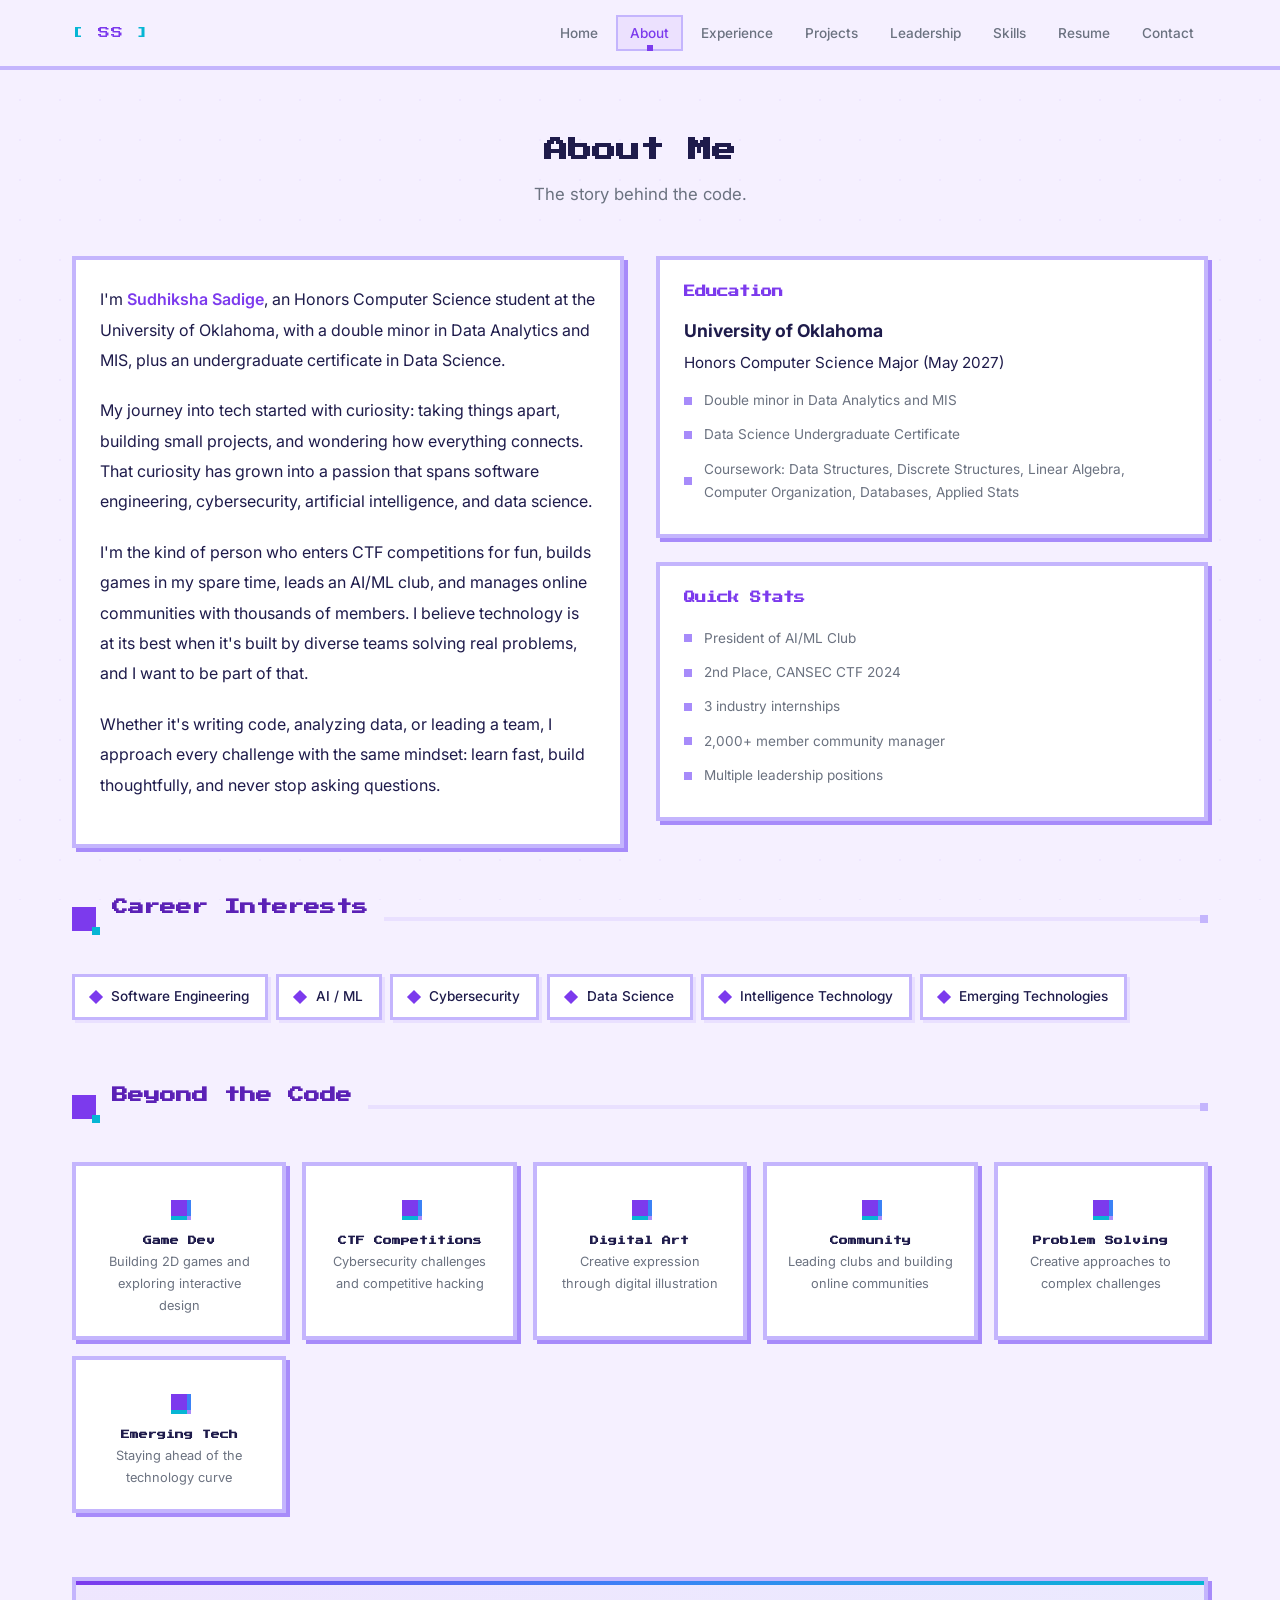
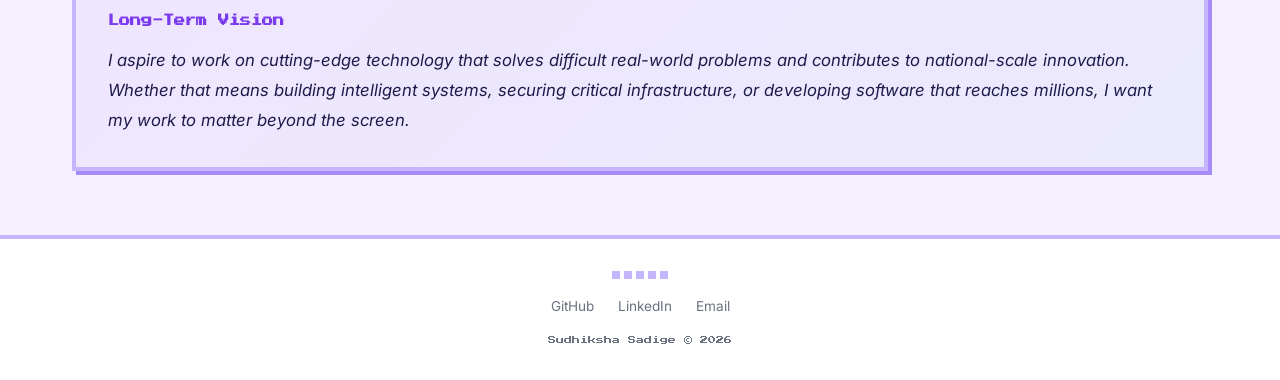
<file: about.html>
<!DOCTYPE html>
<html lang="en">
<head>
  <meta charset="UTF-8">
  <meta name="viewport" content="width=device-width, initial-scale=1.0">
  <title>About | Sudhiksha Sadige</title>
  <meta name="description" content="Learn about Sudhiksha Sadige - CS student, developer, and cybersecurity enthusiast at the University of Oklahoma.">
  <meta property="og:title" content="About | Sudhiksha Sadige">
  <meta property="og:description" content="CS student at the University of Oklahoma with a passion for software engineering, AI/ML, and cybersecurity.">
  <meta property="og:type" content="website">
  <link rel="icon" href="assets/favicon.svg" type="image/svg+xml">
  <link rel="stylesheet" href="css/global.css">
  <link rel="stylesheet" href="css/about.css">
</head>
<body>
  <div class="pixel-grid-bg"></div>

  <nav class="nav">
    <div class="nav-inner">
      <a href="index.html" class="nav-logo">
        <span class="pixel-bracket">[</span> SS <span class="pixel-bracket">]</span>
      </a>
      <button class="nav-toggle" aria-label="Menu">
        <span></span><span></span><span></span>
      </button>
      <ul class="nav-links">
        <li><a href="index.html">Home</a></li>
        <li><a href="about.html">About</a></li>
        <li><a href="experience.html">Experience</a></li>
        <li><a href="projects.html">Projects</a></li>
        <li><a href="leadership.html">Leadership</a></li>
        <li><a href="skills.html">Skills</a></li>
        <li><a href="resume.html">Resume</a></li>
        <li><a href="contact.html">Contact</a></li>
      </ul>
    </div>
  </nav>

  <main>
    <div class="page-wrapper">
      <div class="container">

        <div class="page-header">
          <h1>About Me</h1>
          <p>The story behind the code.</p>
        </div>

        <div class="about-content">
          <div class="about-story pixel-card">
            <p>
              I'm <span class="highlight">Sudhiksha Sadige</span>, an Honors Computer Science student at the
              University of Oklahoma, with a double minor in Data Analytics and MIS,
              plus an undergraduate certificate in Data Science.
            </p>
            <p>
              My journey into tech started with curiosity: taking things apart, building small projects,
              and wondering how everything connects. That curiosity has grown into a passion that
              spans software engineering, cybersecurity, artificial intelligence, and data science.
            </p>
            <p>
              I'm the kind of person who enters CTF competitions for fun, builds games in my spare time,
              leads an AI/ML club, and manages online communities with thousands of members. I believe
              technology is at its best when it's built by diverse teams solving real problems, and
              I want to be part of that.
            </p>
            <p>
              Whether it's writing code, analyzing data, or leading a team, I approach every challenge
              with the same mindset: learn fast, build thoughtfully, and never stop asking questions.
            </p>
          </div>

          <div class="about-image-area">
            <div class="education-card">
              <h3>Education</h3>
              <div class="edu-school">University of Oklahoma</div>
              <div class="edu-degree">Honors Computer Science Major (May 2027)</div>
              <ul class="edu-details">
                <li>Double minor in Data Analytics and MIS</li>
                <li>Data Science Undergraduate Certificate</li>
                <li>Coursework: Data Structures, Discrete Structures, Linear Algebra, Computer Organization, Databases, Applied Stats</li>
              </ul>
            </div>

            <div class="education-card">
              <h3>Quick Stats</h3>
              <ul class="edu-details">
                <li>President of AI/ML Club</li>
                <li>2nd Place, CANSEC CTF 2024</li>
                <li>3 industry internships</li>
                <li>2,000+ member community manager</li>
                <li>Multiple leadership positions</li>
              </ul>
            </div>
          </div>
        </div>

        <!-- Career Interests -->
        <section class="interests-section section">
          <div class="section-header">
            <div class="pixel-icon"></div>
            <h2>Career Interests</h2>
            <div class="section-line"></div>
          </div>
          <div class="interests-grid">
            <span class="interest-tag"><span class="tag-icon pixel-diamond"></span> Software Engineering</span>
            <span class="interest-tag"><span class="tag-icon pixel-diamond"></span> AI / ML</span>
            <span class="interest-tag"><span class="tag-icon pixel-diamond"></span> Cybersecurity</span>
            <span class="interest-tag"><span class="tag-icon pixel-diamond"></span> Data Science</span>
            <span class="interest-tag"><span class="tag-icon pixel-diamond"></span> Intelligence Technology</span>
            <span class="interest-tag"><span class="tag-icon pixel-diamond"></span> Emerging Technologies</span>
          </div>
        </section>

        <!-- Personal Interests -->
        <section class="personal-section section">
          <div class="section-header">
            <div class="pixel-icon"></div>
            <h2>Beyond the Code</h2>
            <div class="section-line"></div>
          </div>
          <div class="personal-grid">
            <div class="personal-card">
              <div class="card-icon"><span class="pixel-square"></span></div>
              <h3>Game Dev</h3>
              <p>Building 2D games and exploring interactive design</p>
            </div>
            <div class="personal-card">
              <div class="card-icon"><span class="pixel-square"></span></div>
              <h3>CTF Competitions</h3>
              <p>Cybersecurity challenges and competitive hacking</p>
            </div>
            <div class="personal-card">
              <div class="card-icon"><span class="pixel-square"></span></div>
              <h3>Digital Art</h3>
              <p>Creative expression through digital illustration</p>
            </div>
            <div class="personal-card">
              <div class="card-icon"><span class="pixel-square"></span></div>
              <h3>Community</h3>
              <p>Leading clubs and building online communities</p>
            </div>
            <div class="personal-card">
              <div class="card-icon"><span class="pixel-square"></span></div>
              <h3>Problem Solving</h3>
              <p>Creative approaches to complex challenges</p>
            </div>
            <div class="personal-card">
              <div class="card-icon"><span class="pixel-square"></span></div>
              <h3>Emerging Tech</h3>
              <p>Staying ahead of the technology curve</p>
            </div>
          </div>
        </section>

        <!-- Aspiration -->
        <div class="aspiration-box">
          <h3>Long-Term Vision</h3>
          <p>
            I aspire to work on cutting-edge technology that solves difficult real-world problems
            and contributes to national-scale innovation. Whether that means building intelligent
            systems, securing critical infrastructure, or developing software that reaches millions,
            I want my work to matter beyond the screen.
          </p>
        </div>

      </div>
    </div>
  </main>

  <footer class="footer">
    <div class="footer-inner">
      <div class="footer-pixel">
        <span></span><span></span><span></span><span></span><span></span>
      </div>
      <div class="footer-links">
        <a href="https://github.com/ahskihdus" target="_blank" rel="noopener noreferrer">GitHub</a>
        <a href="https://www.linkedin.com/in/sudhiksha-sadige/" target="_blank" rel="noopener noreferrer">LinkedIn</a>
        <a href="mailto:ssadige14115@gmail.com">Email</a>
      </div>
      <p class="footer-text">Sudhiksha Sadige &copy; 2026</p>
    </div>
  </footer>

  <script src="js/global.js"></script>
  <script src="js/easter-eggs.js"></script>
</body>
</html>
</file>
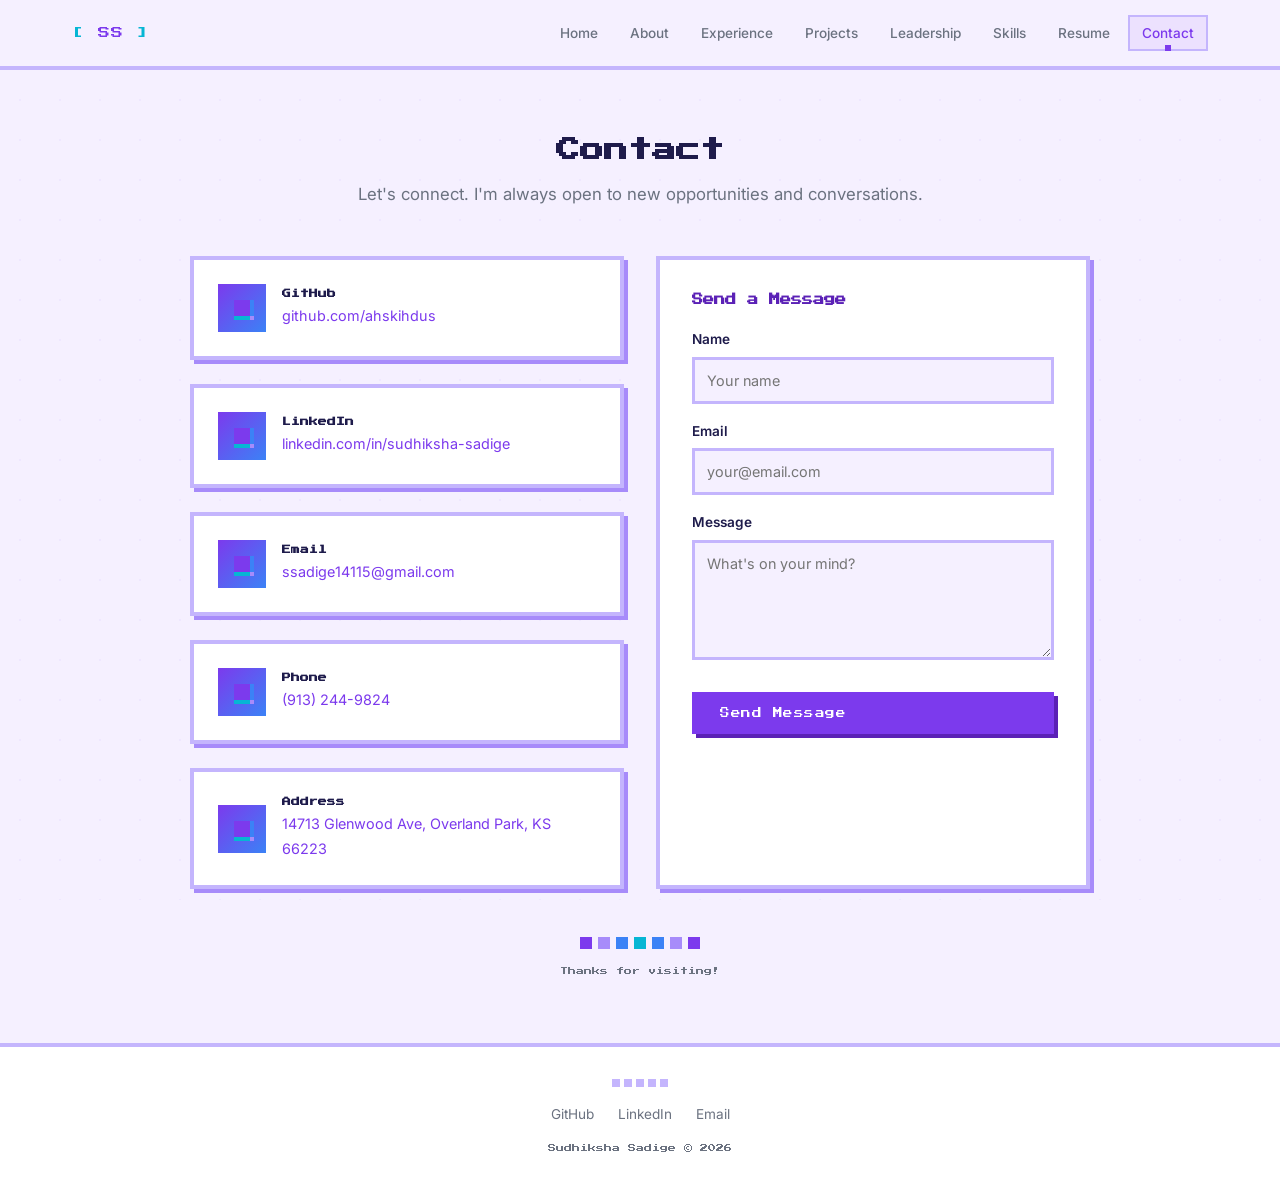
<file: contact.html>
<!DOCTYPE html>
<html lang="en">
<head>
  <meta charset="UTF-8">
  <meta name="viewport" content="width=device-width, initial-scale=1.0">
  <title>Contact | Sudhiksha Sadige</title>
  <meta name="description" content="Get in touch with Sudhiksha Sadige. GitHub, LinkedIn, and email.">
  <meta property="og:title" content="Contact | Sudhiksha Sadige">
  <meta property="og:description" content="Reach out via GitHub, LinkedIn, or email.">
  <meta property="og:type" content="website">
  <link rel="icon" href="assets/favicon.svg" type="image/svg+xml">
  <link rel="stylesheet" href="css/global.css">
  <link rel="stylesheet" href="css/contact.css">
</head>
<body>
  <div class="pixel-grid-bg"></div>

  <nav class="nav">
    <div class="nav-inner">
      <a href="index.html" class="nav-logo">
        <span class="pixel-bracket">[</span> SS <span class="pixel-bracket">]</span>
      </a>
      <button class="nav-toggle" aria-label="Menu">
        <span></span><span></span><span></span>
      </button>
      <ul class="nav-links">
        <li><a href="index.html">Home</a></li>
        <li><a href="about.html">About</a></li>
        <li><a href="experience.html">Experience</a></li>
        <li><a href="projects.html">Projects</a></li>
        <li><a href="leadership.html">Leadership</a></li>
        <li><a href="skills.html">Skills</a></li>
        <li><a href="resume.html">Resume</a></li>
        <li><a href="contact.html">Contact</a></li>
      </ul>
    </div>
  </nav>

  <main>
    <div class="page-wrapper">
      <div class="container">

        <div class="page-header">
          <h1>Contact</h1>
          <p>Let's connect. I'm always open to new opportunities and conversations.</p>
        </div>

        <div class="contact-layout">

          <div class="contact-info">
            <a href="https://github.com/ahskihdus" target="_blank" rel="noopener noreferrer" class="contact-card">
              <div class="contact-icon"><span class="pixel-square"></span></div>
              <div class="contact-card-text">
                <h3>GitHub</h3>
                <p>github.com/ahskihdus</p>
              </div>
            </a>

            <a href="https://www.linkedin.com/in/sudhiksha-sadige/" target="_blank" rel="noopener noreferrer" class="contact-card">
              <div class="contact-icon"><span class="pixel-square"></span></div>
              <div class="contact-card-text">
                <h3>LinkedIn</h3>
                <p>linkedin.com/in/sudhiksha-sadige</p>
              </div>
            </a>

            <a href="mailto:ssadige14115@gmail.com" class="contact-card">
              <div class="contact-icon"><span class="pixel-square"></span></div>
              <div class="contact-card-text">
                <h3>Email</h3>
                <p>ssadige14115@gmail.com</p>
              </div>
            </a>

            <a href="tel:+19132449824" class="contact-card">
              <div class="contact-icon"><span class="pixel-square"></span></div>
              <div class="contact-card-text">
                <h3>Phone</h3>
                <p>(913) 244-9824</p>
              </div>
            </a>

            <div class="contact-card">
              <div class="contact-icon"><span class="pixel-square"></span></div>
              <div class="contact-card-text">
                <h3>Address</h3>
                <p>14713 Glenwood Ave, Overland Park, KS 66223</p>
              </div>
            </div>
          </div>

          <div class="contact-form-container">
            <h3>Send a Message</h3>
            <form action="https://formspree.io/f/placeholder" method="POST" class="contact-form">
              <div class="form-group">
                <label for="name">Name</label>
                <input type="text" id="name" name="name" required placeholder="Your name">
              </div>
              <div class="form-group">
                <label for="email">Email</label>
                <input type="email" id="email" name="email" required placeholder="your@email.com">
              </div>
              <div class="form-group">
                <label for="message">Message</label>
                <textarea id="message" name="message" required placeholder="What's on your mind?"></textarea>
              </div>
              <button type="submit" class="pixel-btn form-submit">Send Message</button>
            </form>
          </div>

        </div>

        <div class="contact-decoration">
          <div class="contact-pixels">
            <span></span><span></span><span></span><span></span><span></span><span></span><span></span>
          </div>
          <p>Thanks for visiting!</p>
        </div>

      </div>
    </div>
  </main>

  <footer class="footer">
    <div class="footer-inner">
      <div class="footer-pixel">
        <span></span><span></span><span></span><span></span><span></span>
      </div>
      <div class="footer-links">
        <a href="https://github.com/ahskihdus" target="_blank" rel="noopener noreferrer">GitHub</a>
        <a href="https://www.linkedin.com/in/sudhiksha-sadige/" target="_blank" rel="noopener noreferrer">LinkedIn</a>
        <a href="mailto:ssadige14115@gmail.com">Email</a>
      </div>
      <p class="footer-text">Sudhiksha Sadige &copy; 2026</p>
    </div>
  </footer>

  <script src="js/global.js"></script>
  <script src="js/easter-eggs.js"></script>
</body>
</html>
</file>
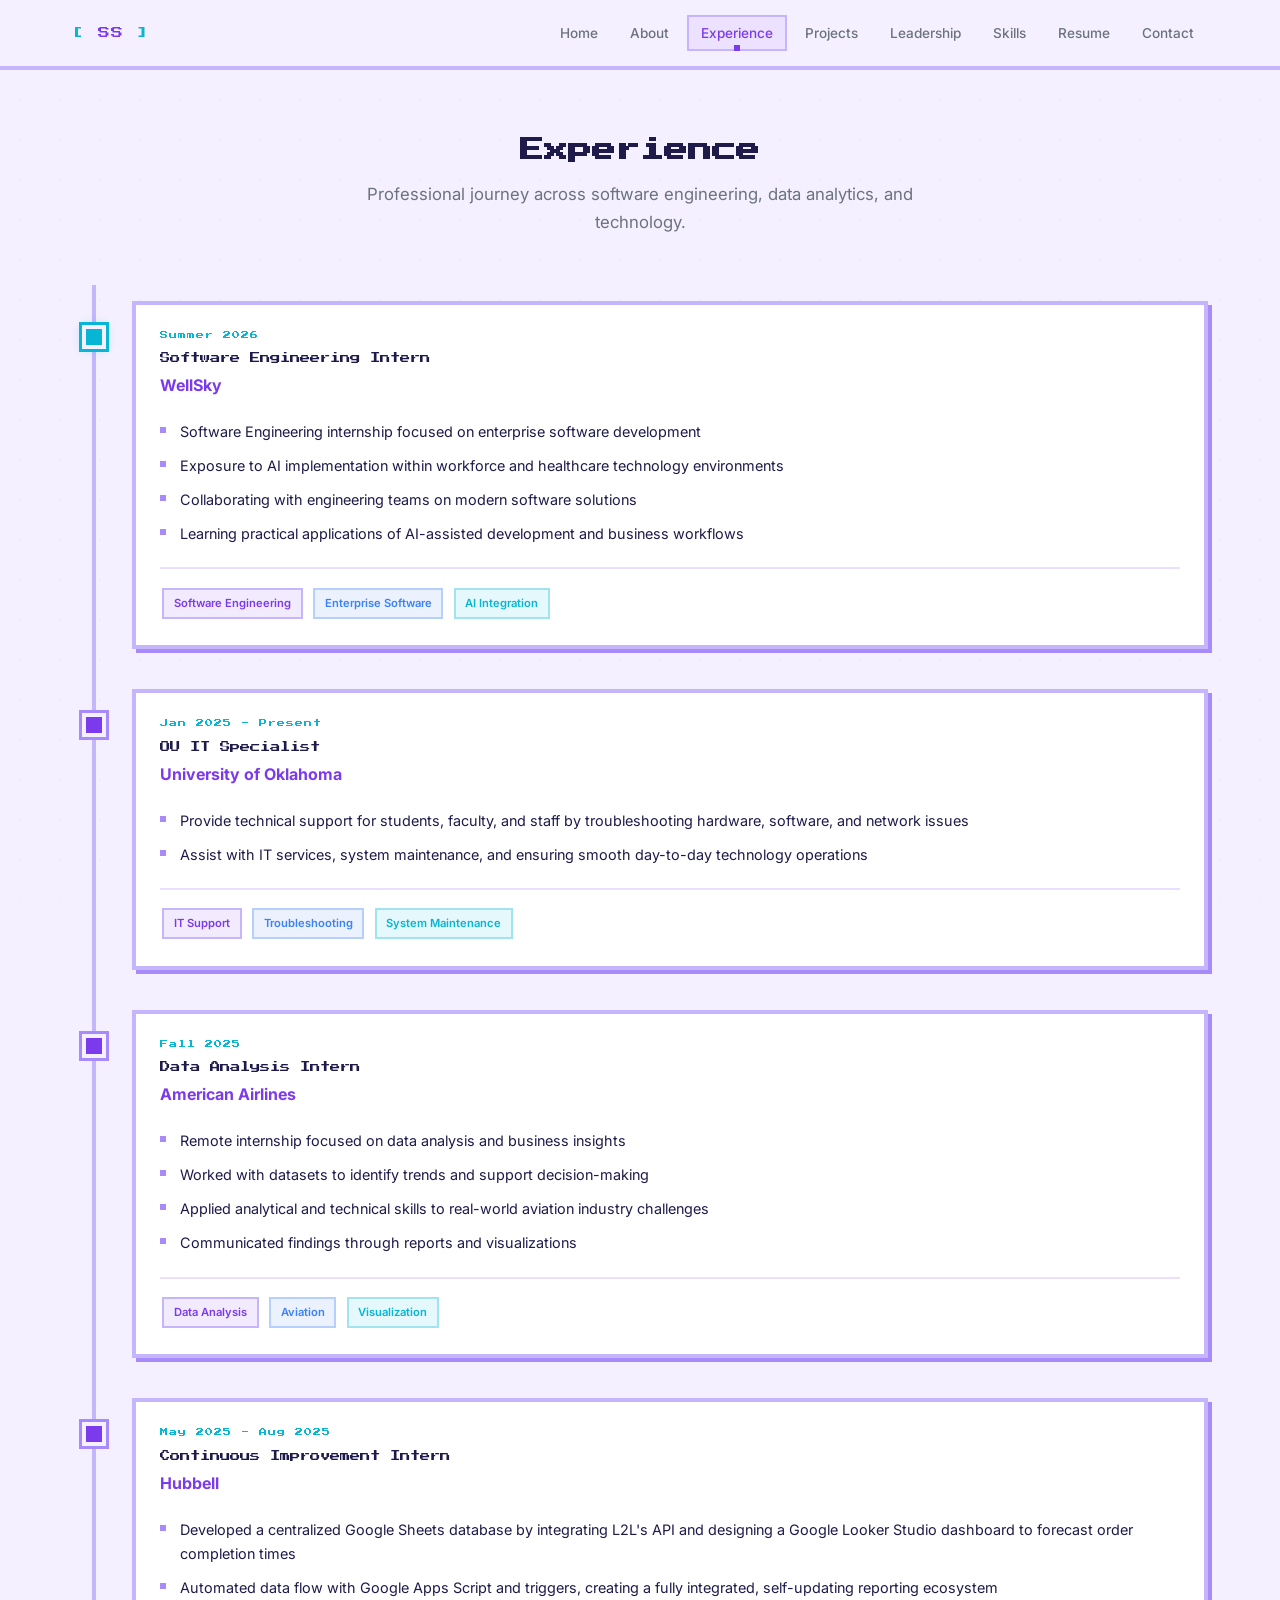
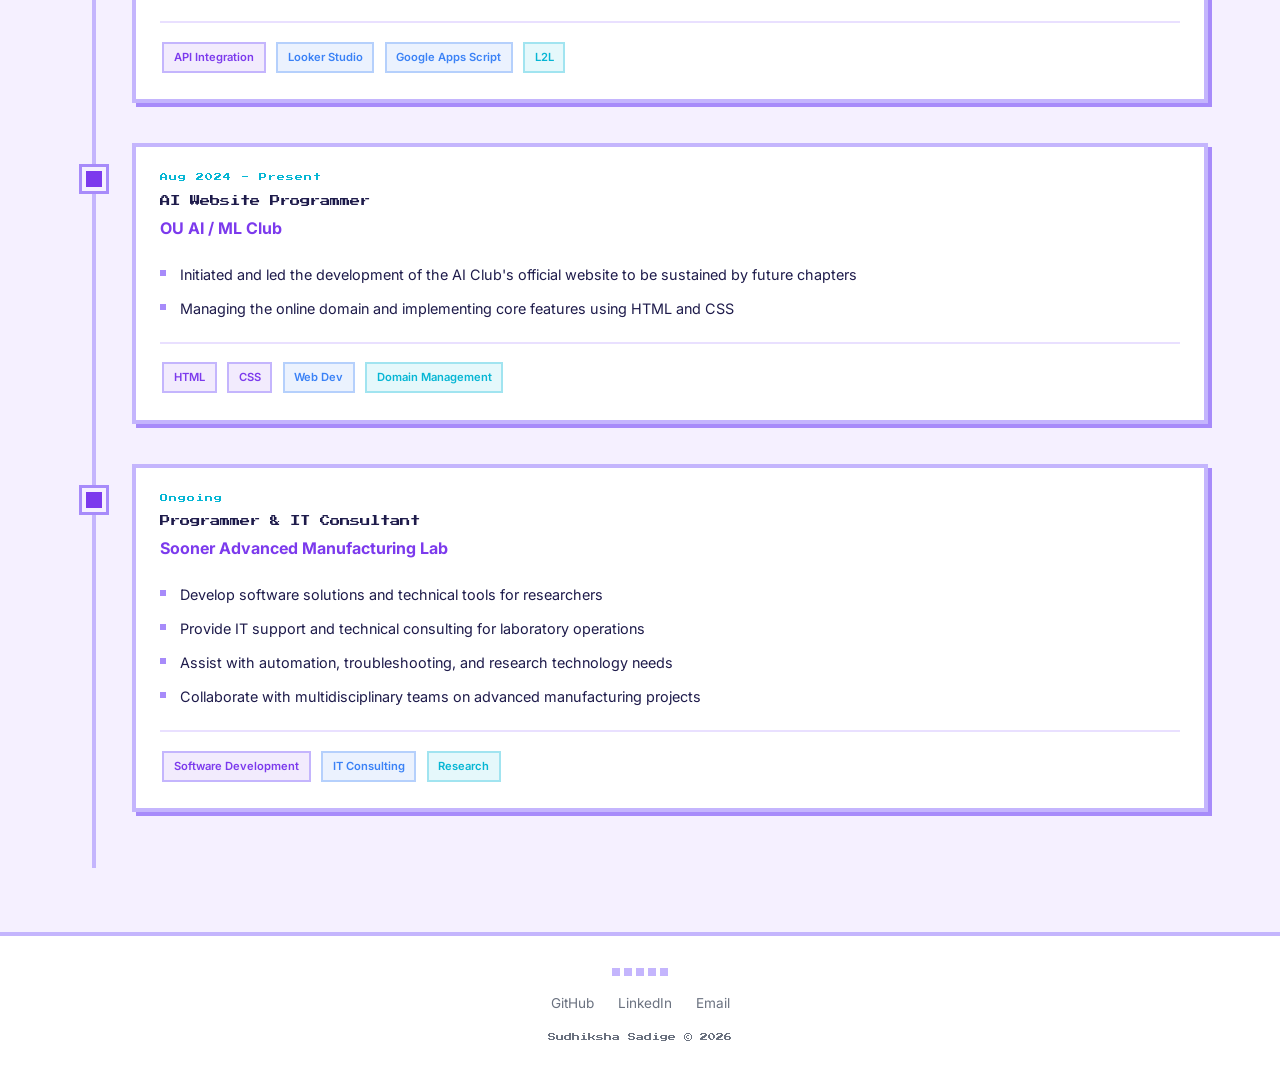
<file: experience.html>
<!DOCTYPE html>
<html lang="en">
<head>
  <meta charset="UTF-8">
  <meta name="viewport" content="width=device-width, initial-scale=1.0">
  <title>Experience | Sudhiksha Sadige</title>
  <meta name="description" content="Professional experience of Sudhiksha Sadige - WellSky, American Airlines, Hubbell, OU IT, and more.">
  <meta property="og:title" content="Experience | Sudhiksha Sadige">
  <meta property="og:description" content="Internships and professional experience in software engineering, data analysis, and technology.">
  <meta property="og:type" content="website">
  <link rel="icon" href="assets/favicon.svg" type="image/svg+xml">
  <link rel="stylesheet" href="css/global.css">
  <link rel="stylesheet" href="css/experience.css">
</head>
<body>
  <div class="pixel-grid-bg"></div>

  <nav class="nav">
    <div class="nav-inner">
      <a href="index.html" class="nav-logo">
        <span class="pixel-bracket">[</span> SS <span class="pixel-bracket">]</span>
      </a>
      <button class="nav-toggle" aria-label="Menu">
        <span></span><span></span><span></span>
      </button>
      <ul class="nav-links">
        <li><a href="index.html">Home</a></li>
        <li><a href="about.html">About</a></li>
        <li><a href="experience.html">Experience</a></li>
        <li><a href="projects.html">Projects</a></li>
        <li><a href="leadership.html">Leadership</a></li>
        <li><a href="skills.html">Skills</a></li>
        <li><a href="resume.html">Resume</a></li>
        <li><a href="contact.html">Contact</a></li>
      </ul>
    </div>
  </nav>

  <main>
    <div class="page-wrapper">
      <div class="container">

        <div class="page-header">
          <h1>Experience</h1>
          <p>Professional journey across software engineering, data analytics, and technology.</p>
        </div>

        <div class="timeline">

          <!-- WellSky -->
          <div class="timeline-item">
            <div class="timeline-dot active"></div>
            <div class="timeline-content">
              <div class="timeline-date">Summer 2026</div>
              <div class="timeline-role">Software Engineering Intern</div>
              <div class="timeline-company">WellSky</div>
              <ul class="timeline-bullets">
                <li>Software Engineering internship focused on enterprise software development</li>
                <li>Exposure to AI implementation within workforce and healthcare technology environments</li>
                <li>Collaborating with engineering teams on modern software solutions</li>
                <li>Learning practical applications of AI-assisted development and business workflows</li>
              </ul>
              <div class="timeline-tags">
                <span class="pixel-tag">Software Engineering</span>
                <span class="pixel-tag blue">Enterprise Software</span>
                <span class="pixel-tag cyan">AI Integration</span>
              </div>
            </div>
          </div>

          <!-- OU IT Specialist -->
          <div class="timeline-item">
            <div class="timeline-dot"></div>
            <div class="timeline-content">
              <div class="timeline-date">Jan 2025 - Present</div>
              <div class="timeline-role">OU IT Specialist</div>
              <div class="timeline-company">University of Oklahoma</div>
              <ul class="timeline-bullets">
                <li>Provide technical support for students, faculty, and staff by troubleshooting hardware, software, and network issues</li>
                <li>Assist with IT services, system maintenance, and ensuring smooth day-to-day technology operations</li>
              </ul>
              <div class="timeline-tags">
                <span class="pixel-tag">IT Support</span>
                <span class="pixel-tag blue">Troubleshooting</span>
                <span class="pixel-tag cyan">System Maintenance</span>
              </div>
            </div>
          </div>

          <!-- American Airlines -->
          <div class="timeline-item">
            <div class="timeline-dot"></div>
            <div class="timeline-content">
              <div class="timeline-date">Fall 2025</div>
              <div class="timeline-role">Data Analysis Intern</div>
              <div class="timeline-company">American Airlines</div>
              <ul class="timeline-bullets">
                <li>Remote internship focused on data analysis and business insights</li>
                <li>Worked with datasets to identify trends and support decision-making</li>
                <li>Applied analytical and technical skills to real-world aviation industry challenges</li>
                <li>Communicated findings through reports and visualizations</li>
              </ul>
              <div class="timeline-tags">
                <span class="pixel-tag">Data Analysis</span>
                <span class="pixel-tag blue">Aviation</span>
                <span class="pixel-tag cyan">Visualization</span>
              </div>
            </div>
          </div>

          <!-- Hubbell -->
          <div class="timeline-item">
            <div class="timeline-dot"></div>
            <div class="timeline-content">
              <div class="timeline-date">May 2025 - Aug 2025</div>
              <div class="timeline-role">Continuous Improvement Intern</div>
              <div class="timeline-company">Hubbell</div>
              <ul class="timeline-bullets">
                <li>Developed a centralized Google Sheets database by integrating L2L's API and designing a Google Looker Studio dashboard to forecast order completion times</li>
                <li>Automated data flow with Google Apps Script and triggers, creating a fully integrated, self-updating reporting ecosystem</li>
              </ul>
              <div class="timeline-tags">
                <span class="pixel-tag">API Integration</span>
                <span class="pixel-tag blue">Looker Studio</span>
                <span class="pixel-tag blue">Google Apps Script</span>
                <span class="pixel-tag cyan">L2L</span>
              </div>
            </div>
          </div>

          <!-- AI/ML Club Website -->
          <div class="timeline-item">
            <div class="timeline-dot"></div>
            <div class="timeline-content">
              <div class="timeline-date">Aug 2024 - Present</div>
              <div class="timeline-role">AI Website Programmer</div>
              <div class="timeline-company">OU AI / ML Club</div>
              <ul class="timeline-bullets">
                <li>Initiated and led the development of the AI Club's official website to be sustained by future chapters</li>
                <li>Managing the online domain and implementing core features using HTML and CSS</li>
              </ul>
              <div class="timeline-tags">
                <span class="pixel-tag">HTML</span>
                <span class="pixel-tag">CSS</span>
                <span class="pixel-tag blue">Web Dev</span>
                <span class="pixel-tag cyan">Domain Management</span>
              </div>
            </div>
          </div>

          <!-- Sooner Lab -->
          <div class="timeline-item">
            <div class="timeline-dot"></div>
            <div class="timeline-content">
              <div class="timeline-date">Ongoing</div>
              <div class="timeline-role">Programmer &amp; IT Consultant</div>
              <div class="timeline-company">Sooner Advanced Manufacturing Lab</div>
              <ul class="timeline-bullets">
                <li>Develop software solutions and technical tools for researchers</li>
                <li>Provide IT support and technical consulting for laboratory operations</li>
                <li>Assist with automation, troubleshooting, and research technology needs</li>
                <li>Collaborate with multidisciplinary teams on advanced manufacturing projects</li>
              </ul>
              <div class="timeline-tags">
                <span class="pixel-tag">Software Development</span>
                <span class="pixel-tag blue">IT Consulting</span>
                <span class="pixel-tag cyan">Research</span>
              </div>
            </div>
          </div>

        </div>
      </div>
    </div>
  </main>

  <footer class="footer">
    <div class="footer-inner">
      <div class="footer-pixel">
        <span></span><span></span><span></span><span></span><span></span>
      </div>
      <div class="footer-links">
        <a href="https://github.com/ahskihdus" target="_blank" rel="noopener noreferrer">GitHub</a>
        <a href="https://www.linkedin.com/in/sudhiksha-sadige/" target="_blank" rel="noopener noreferrer">LinkedIn</a>
        <a href="mailto:ssadige14115@gmail.com">Email</a>
      </div>
      <p class="footer-text">Sudhiksha Sadige &copy; 2026</p>
    </div>
  </footer>

  <script src="js/global.js"></script>
  <script src="js/easter-eggs.js"></script>
</body>
</html>
</file>
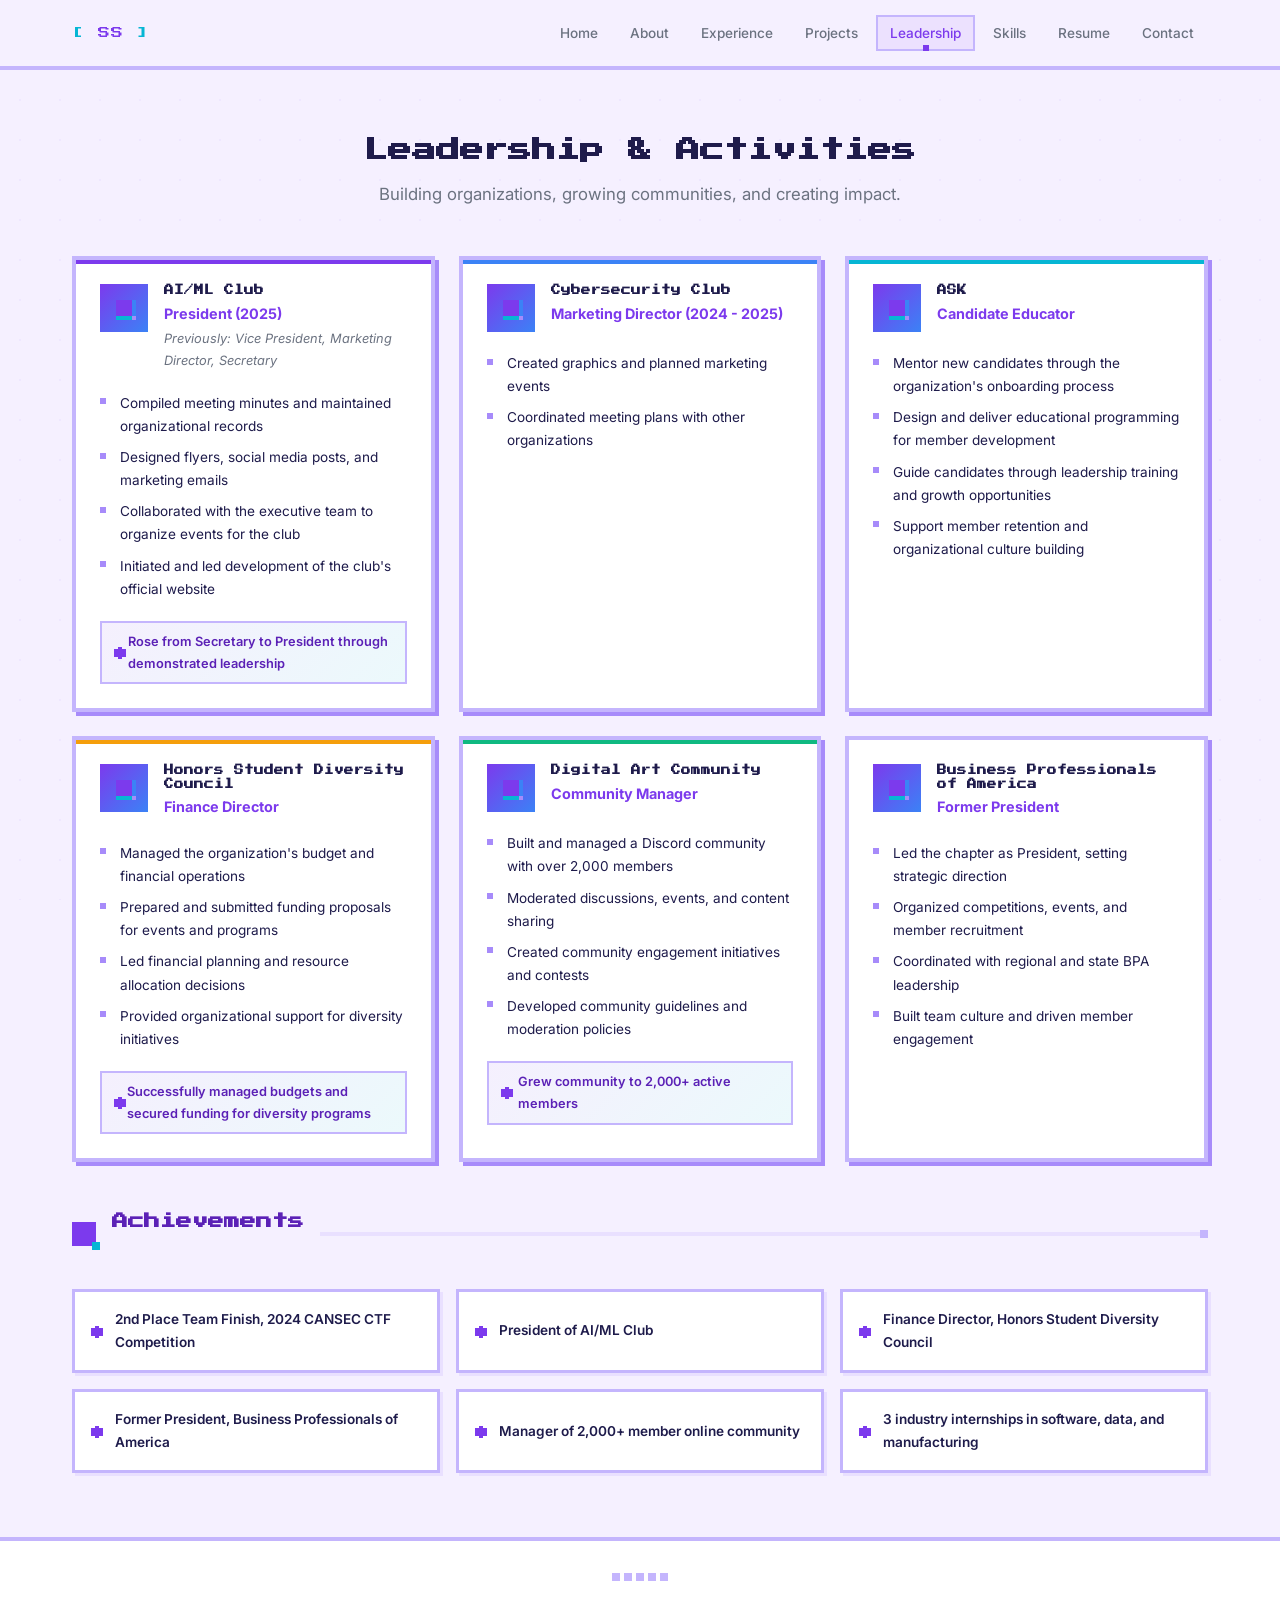
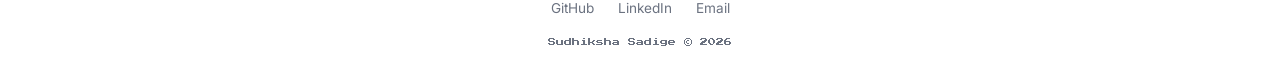
<file: leadership.html>
<!DOCTYPE html>
<html lang="en">
<head>
  <meta charset="UTF-8">
  <meta name="viewport" content="width=device-width, initial-scale=1.0">
  <title>Leadership | Sudhiksha Sadige</title>
  <meta name="description" content="Leadership and activities of Sudhiksha Sadige - AI/ML Club President, community leader, and organization builder.">
  <meta property="og:title" content="Leadership | Sudhiksha Sadige">
  <meta property="og:description" content="Leading organizations, building communities, and driving impact at the University of Oklahoma.">
  <meta property="og:type" content="website">
  <link rel="icon" href="assets/favicon.svg" type="image/svg+xml">
  <link rel="stylesheet" href="css/global.css">
  <link rel="stylesheet" href="css/leadership.css">
</head>
<body>
  <div class="pixel-grid-bg"></div>

  <nav class="nav">
    <div class="nav-inner">
      <a href="index.html" class="nav-logo">
        <span class="pixel-bracket">[</span> SS <span class="pixel-bracket">]</span>
      </a>
      <button class="nav-toggle" aria-label="Menu">
        <span></span><span></span><span></span>
      </button>
      <ul class="nav-links">
        <li><a href="index.html">Home</a></li>
        <li><a href="about.html">About</a></li>
        <li><a href="experience.html">Experience</a></li>
        <li><a href="projects.html">Projects</a></li>
        <li><a href="leadership.html">Leadership</a></li>
        <li><a href="skills.html">Skills</a></li>
        <li><a href="resume.html">Resume</a></li>
        <li><a href="contact.html">Contact</a></li>
      </ul>
    </div>
  </nav>

  <main>
    <div class="page-wrapper">
      <div class="container">

        <div class="page-header">
          <h1>Leadership &amp; Activities</h1>
          <p>Building organizations, growing communities, and creating impact.</p>
        </div>

        <div class="leadership-grid">

          <!-- AI/ML Club -->
          <div class="leadership-card">
            <div class="leadership-header">
              <div class="leadership-icon"><span class="pixel-square"></span></div>
              <div>
                <h3>AI/ML Club</h3>
                <div class="leadership-role">President (2025)</div>
                <div class="leadership-prev-roles">Previously: Vice President, Marketing Director, Secretary</div>
              </div>
            </div>
            <div class="leadership-body">
              <ul class="leadership-responsibilities">
                <li>Compiled meeting minutes and maintained organizational records</li>
                <li>Designed flyers, social media posts, and marketing emails</li>
                <li>Collaborated with the executive team to organize events for the club</li>
                <li>Initiated and led development of the club's official website</li>
              </ul>
            </div>
            <div class="leadership-achievement">
              <span class="pixel-star"></span> Rose from Secretary to President through demonstrated leadership
            </div>
          </div>

          <!-- Cybersecurity Club -->
          <div class="leadership-card">
            <div class="leadership-header">
              <div class="leadership-icon"><span class="pixel-square"></span></div>
              <div>
                <h3>Cybersecurity Club</h3>
                <div class="leadership-role">Marketing Director (2024 - 2025)</div>
              </div>
            </div>
            <div class="leadership-body">
              <ul class="leadership-responsibilities">
                <li>Created graphics and planned marketing events</li>
                <li>Coordinated meeting plans with other organizations</li>
              </ul>
            </div>
          </div>

          <!-- ASK -->
          <div class="leadership-card">
            <div class="leadership-header">
              <div class="leadership-icon"><span class="pixel-square"></span></div>
              <div>
                <h3>ASK</h3>
                <div class="leadership-role">Candidate Educator</div>
              </div>
            </div>
            <div class="leadership-body">
              <ul class="leadership-responsibilities">
                <li>Mentor new candidates through the organization's onboarding process</li>
                <li>Design and deliver educational programming for member development</li>
                <li>Guide candidates through leadership training and growth opportunities</li>
                <li>Support member retention and organizational culture building</li>
              </ul>
            </div>
          </div>

          <!-- Honors Student Diversity Council -->
          <div class="leadership-card">
            <div class="leadership-header">
              <div class="leadership-icon"><span class="pixel-square"></span></div>
              <div>
                <h3>Honors Student Diversity Council</h3>
                <div class="leadership-role">Finance Director</div>
              </div>
            </div>
            <div class="leadership-body">
              <ul class="leadership-responsibilities">
                <li>Managed the organization's budget and financial operations</li>
                <li>Prepared and submitted funding proposals for events and programs</li>
                <li>Led financial planning and resource allocation decisions</li>
                <li>Provided organizational support for diversity initiatives</li>
              </ul>
            </div>
            <div class="leadership-achievement">
              <span class="pixel-star"></span> Successfully managed budgets and secured funding for diversity programs
            </div>
          </div>

          <!-- Discord Community -->
          <div class="leadership-card">
            <div class="leadership-header">
              <div class="leadership-icon"><span class="pixel-square"></span></div>
              <div>
                <h3>Digital Art Community</h3>
                <div class="leadership-role">Community Manager</div>
              </div>
            </div>
            <div class="leadership-body">
              <ul class="leadership-responsibilities">
                <li>Built and managed a Discord community with over 2,000 members</li>
                <li>Moderated discussions, events, and content sharing</li>
                <li>Created community engagement initiatives and contests</li>
                <li>Developed community guidelines and moderation policies</li>
              </ul>
            </div>
            <div class="leadership-achievement">
              <span class="pixel-star"></span> Grew community to 2,000+ active members
            </div>
          </div>

          <!-- BPA -->
          <div class="leadership-card">
            <div class="leadership-header">
              <div class="leadership-icon"><span class="pixel-square"></span></div>
              <div>
                <h3>Business Professionals of America</h3>
                <div class="leadership-role">Former President</div>
              </div>
            </div>
            <div class="leadership-body">
              <ul class="leadership-responsibilities">
                <li>Led the chapter as President, setting strategic direction</li>
                <li>Organized competitions, events, and member recruitment</li>
                <li>Coordinated with regional and state BPA leadership</li>
                <li>Built team culture and driven member engagement</li>
              </ul>
            </div>
          </div>

        </div>

        <!-- Achievements Summary -->
        <section class="achievements-summary section">
          <div class="section-header">
            <div class="pixel-icon"></div>
            <h2>Achievements</h2>
            <div class="section-line"></div>
          </div>
          <div class="achievements-grid">
            <div class="achievement-card">
              <span class="ach-icon"><span class="pixel-star"></span></span>
              <span class="ach-text">2nd Place Team Finish, 2024 CANSEC CTF Competition</span>
            </div>
            <div class="achievement-card">
              <span class="ach-icon"><span class="pixel-star"></span></span>
              <span class="ach-text">President of AI/ML Club</span>
            </div>
            <div class="achievement-card">
              <span class="ach-icon"><span class="pixel-star"></span></span>
              <span class="ach-text">Finance Director, Honors Student Diversity Council</span>
            </div>
            <div class="achievement-card">
              <span class="ach-icon"><span class="pixel-star"></span></span>
              <span class="ach-text">Former President, Business Professionals of America</span>
            </div>
            <div class="achievement-card">
              <span class="ach-icon"><span class="pixel-star"></span></span>
              <span class="ach-text">Manager of 2,000+ member online community</span>
            </div>
            <div class="achievement-card">
              <span class="ach-icon"><span class="pixel-star"></span></span>
              <span class="ach-text">3 industry internships in software, data, and manufacturing</span>
            </div>
          </div>
        </section>

      </div>
    </div>
  </main>

  <footer class="footer">
    <div class="footer-inner">
      <div class="footer-pixel">
        <span></span><span></span><span></span><span></span><span></span>
      </div>
      <div class="footer-links">
        <a href="https://github.com/ahskihdus" target="_blank" rel="noopener noreferrer">GitHub</a>
        <a href="https://www.linkedin.com/in/sudhiksha-sadige/" target="_blank" rel="noopener noreferrer">LinkedIn</a>
        <a href="mailto:ssadige14115@gmail.com">Email</a>
      </div>
      <p class="footer-text">Sudhiksha Sadige &copy; 2026</p>
    </div>
  </footer>

  <script src="js/global.js"></script>
  <script src="js/easter-eggs.js"></script>
</body>
</html>
</file>
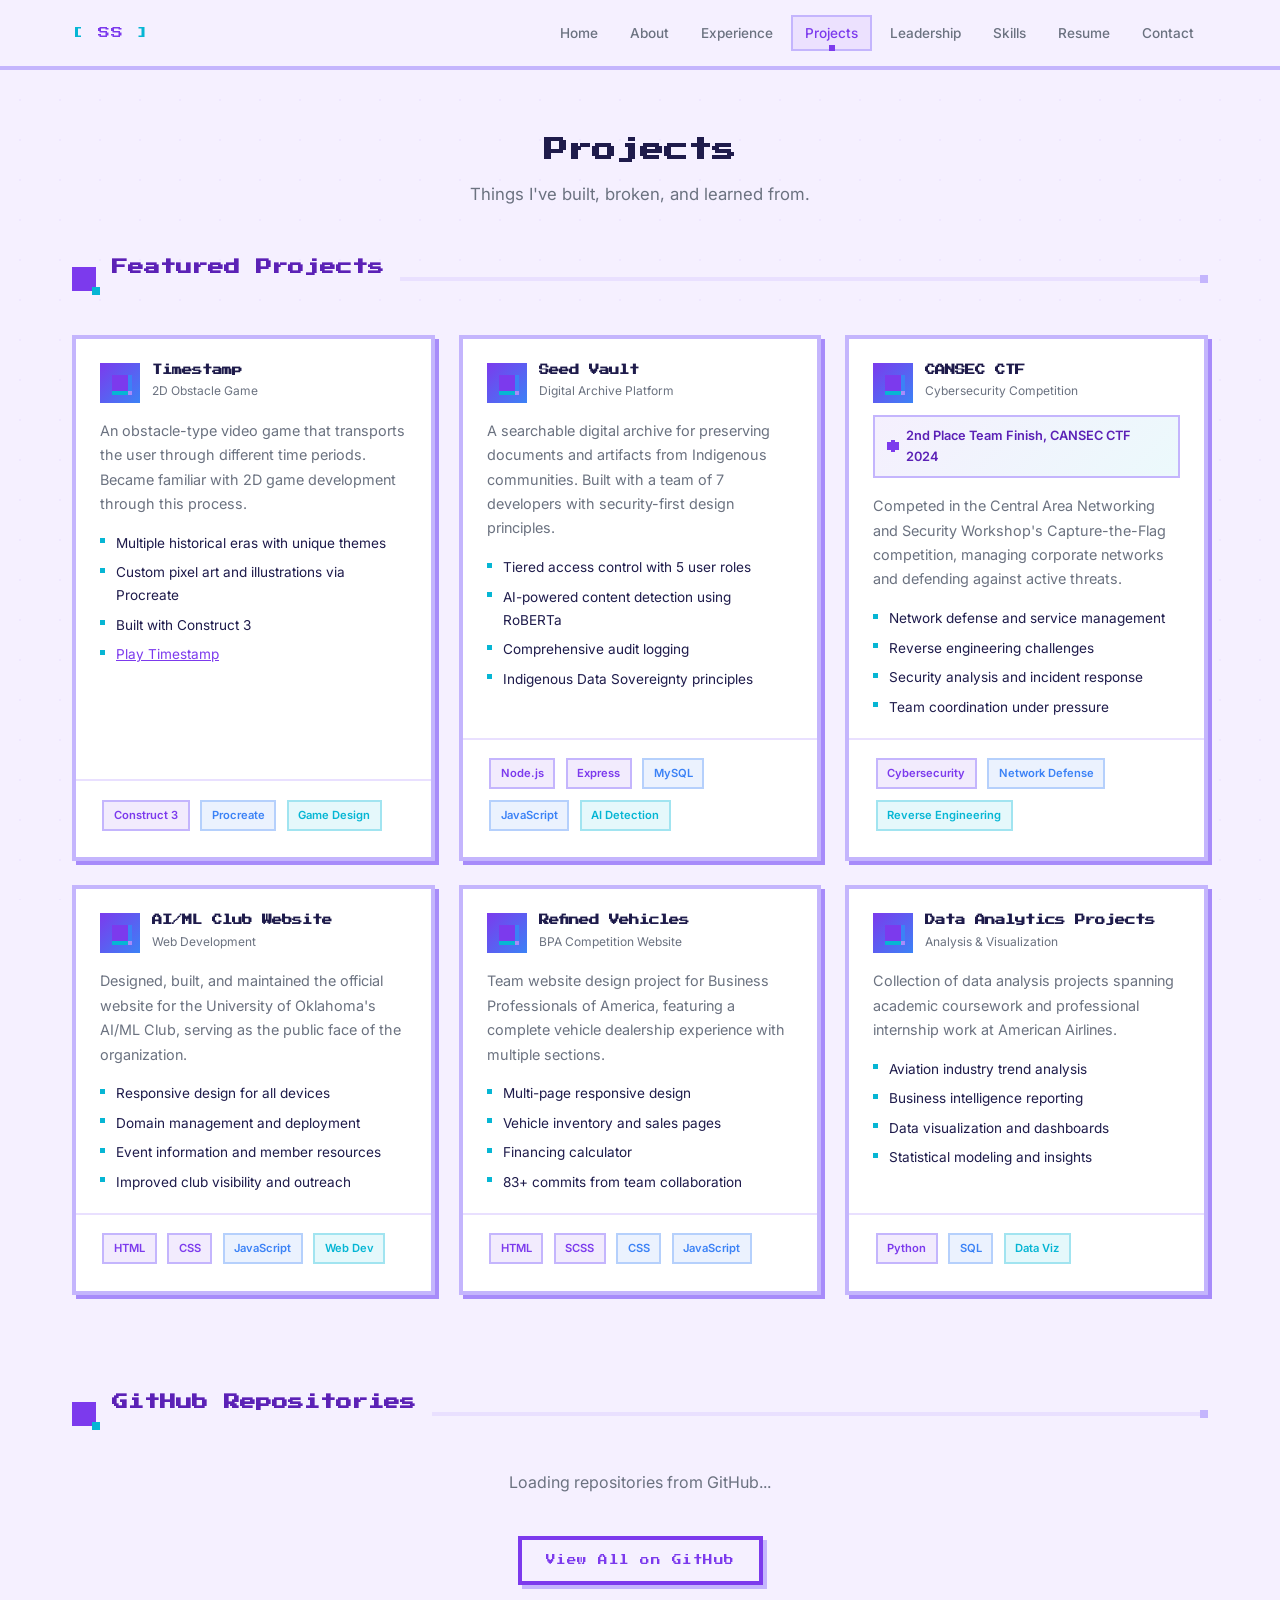
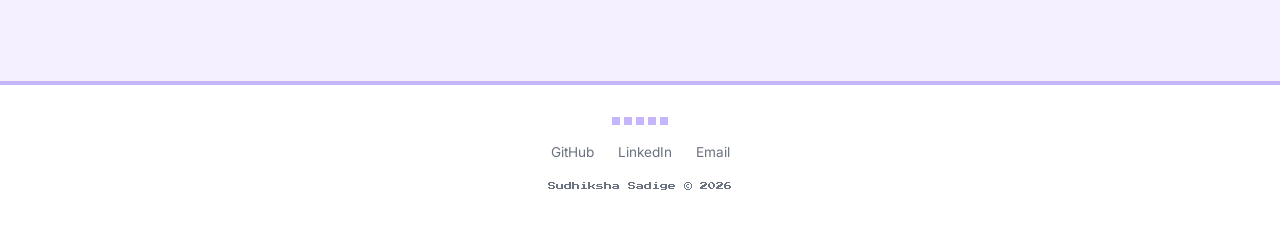
<file: projects.html>
<!DOCTYPE html>
<html lang="en">
<head>
  <meta charset="UTF-8">
  <meta name="viewport" content="width=device-width, initial-scale=1.0">
  <title>Projects | Sudhiksha Sadige</title>
  <meta name="description" content="Projects by Sudhiksha Sadige - games, websites, CTF competitions, data analytics, and more.">
  <meta property="og:title" content="Projects | Sudhiksha Sadige">
  <meta property="og:description" content="Featured projects in game development, web development, cybersecurity, and data analytics.">
  <meta property="og:type" content="website">
  <link rel="icon" href="assets/favicon.svg" type="image/svg+xml">
  <link rel="stylesheet" href="css/global.css">
  <link rel="stylesheet" href="css/projects.css">
  <link rel="stylesheet" href="css/home.css">
</head>
<body>
  <div class="pixel-grid-bg"></div>

  <nav class="nav">
    <div class="nav-inner">
      <a href="index.html" class="nav-logo">
        <span class="pixel-bracket">[</span> SS <span class="pixel-bracket">]</span>
      </a>
      <button class="nav-toggle" aria-label="Menu">
        <span></span><span></span><span></span>
      </button>
      <ul class="nav-links">
        <li><a href="index.html">Home</a></li>
        <li><a href="about.html">About</a></li>
        <li><a href="experience.html">Experience</a></li>
        <li><a href="projects.html">Projects</a></li>
        <li><a href="leadership.html">Leadership</a></li>
        <li><a href="skills.html">Skills</a></li>
        <li><a href="resume.html">Resume</a></li>
        <li><a href="contact.html">Contact</a></li>
      </ul>
    </div>
  </nav>

  <main>
    <div class="page-wrapper">
      <div class="container">

        <div class="page-header">
          <h1>Projects</h1>
          <p>Things I've built, broken, and learned from.</p>
        </div>

        <!-- Featured Projects -->
        <section class="section">
          <div class="section-header">
            <div class="pixel-icon"></div>
            <h2>Featured Projects</h2>
            <div class="section-line"></div>
          </div>

          <div class="projects-grid">

            <!-- Timestamp -->
            <div class="project-card">
              <div class="project-card-header">
                <div class="project-icon"><span class="pixel-square"></span></div>
                <div>
                  <h3>Timestamp</h3>
                  <div class="project-type">2D Obstacle Game</div>
                </div>
              </div>
              <div class="project-card-body">
                <p>An obstacle-type video game that transports the user through different time periods. Became familiar with 2D game development through this process.</p>
                <ul class="project-highlights">
                  <li>Multiple historical eras with unique themes</li>
                  <li>Custom pixel art and illustrations via Procreate</li>
                  <li>Built with Construct 3</li>
                  <li><a href="https://tinyurl.com/gametimestamp" target="_blank" rel="noopener noreferrer" style="color:var(--primary);">Play Timestamp</a></li>
                </ul>
              </div>
              <div class="project-card-footer">
                <span class="pixel-tag">Construct 3</span>
                <span class="pixel-tag blue">Procreate</span>
                <span class="pixel-tag cyan">Game Design</span>
              </div>
            </div>

            <!-- Seed Vault -->
            <div class="project-card">
              <div class="project-card-header">
                <div class="project-icon"><span class="pixel-square"></span></div>
                <div>
                  <h3>Seed Vault</h3>
                  <div class="project-type">Digital Archive Platform</div>
                </div>
              </div>
              <div class="project-card-body">
                <p>A searchable digital archive for preserving documents and artifacts from Indigenous communities. Built with a team of 7 developers with security-first design principles.</p>
                <ul class="project-highlights">
                  <li>Tiered access control with 5 user roles</li>
                  <li>AI-powered content detection using RoBERTa</li>
                  <li>Comprehensive audit logging</li>
                  <li>Indigenous Data Sovereignty principles</li>
                </ul>
              </div>
              <div class="project-card-footer">
                <span class="pixel-tag">Node.js</span>
                <span class="pixel-tag">Express</span>
                <span class="pixel-tag blue">MySQL</span>
                <span class="pixel-tag blue">JavaScript</span>
                <span class="pixel-tag cyan">AI Detection</span>
              </div>
            </div>

            <!-- CANSEC CTF -->
            <div class="project-card">
              <div class="project-card-header">
                <div class="project-icon"><span class="pixel-square"></span></div>
                <div>
                  <h3>CANSEC CTF</h3>
                  <div class="project-type">Cybersecurity Competition</div>
                </div>
              </div>
              <div class="project-achievement">
                <span class="pixel-star"></span> 2nd Place Team Finish, CANSEC CTF 2024
              </div>
              <div class="project-card-body">
                <p>Competed in the Central Area Networking and Security Workshop's Capture-the-Flag competition, managing corporate networks and defending against active threats.</p>
                <ul class="project-highlights">
                  <li>Network defense and service management</li>
                  <li>Reverse engineering challenges</li>
                  <li>Security analysis and incident response</li>
                  <li>Team coordination under pressure</li>
                </ul>
              </div>
              <div class="project-card-footer">
                <span class="pixel-tag">Cybersecurity</span>
                <span class="pixel-tag blue">Network Defense</span>
                <span class="pixel-tag cyan">Reverse Engineering</span>
              </div>
            </div>

            <!-- AI/ML Club Website -->
            <div class="project-card">
              <div class="project-card-header">
                <div class="project-icon"><span class="pixel-square"></span></div>
                <div>
                  <h3>AI/ML Club Website</h3>
                  <div class="project-type">Web Development</div>
                </div>
              </div>
              <div class="project-card-body">
                <p>Designed, built, and maintained the official website for the University of Oklahoma's AI/ML Club, serving as the public face of the organization.</p>
                <ul class="project-highlights">
                  <li>Responsive design for all devices</li>
                  <li>Domain management and deployment</li>
                  <li>Event information and member resources</li>
                  <li>Improved club visibility and outreach</li>
                </ul>
              </div>
              <div class="project-card-footer">
                <span class="pixel-tag">HTML</span>
                <span class="pixel-tag">CSS</span>
                <span class="pixel-tag blue">JavaScript</span>
                <span class="pixel-tag cyan">Web Dev</span>
              </div>
            </div>

            <!-- BPA Website -->
            <div class="project-card">
              <div class="project-card-header">
                <div class="project-icon"><span class="pixel-square"></span></div>
                <div>
                  <h3>Refined Vehicles</h3>
                  <div class="project-type">BPA Competition Website</div>
                </div>
              </div>
              <div class="project-card-body">
                <p>Team website design project for Business Professionals of America, featuring a complete vehicle dealership experience with multiple sections.</p>
                <ul class="project-highlights">
                  <li>Multi-page responsive design</li>
                  <li>Vehicle inventory and sales pages</li>
                  <li>Financing calculator</li>
                  <li>83+ commits from team collaboration</li>
                </ul>
              </div>
              <div class="project-card-footer">
                <span class="pixel-tag">HTML</span>
                <span class="pixel-tag">SCSS</span>
                <span class="pixel-tag blue">CSS</span>
                <span class="pixel-tag blue">JavaScript</span>
              </div>
            </div>

            <!-- Data Analytics -->
            <div class="project-card">
              <div class="project-card-header">
                <div class="project-icon"><span class="pixel-square"></span></div>
                <div>
                  <h3>Data Analytics Projects</h3>
                  <div class="project-type">Analysis &amp; Visualization</div>
                </div>
              </div>
              <div class="project-card-body">
                <p>Collection of data analysis projects spanning academic coursework and professional internship work at American Airlines.</p>
                <ul class="project-highlights">
                  <li>Aviation industry trend analysis</li>
                  <li>Business intelligence reporting</li>
                  <li>Data visualization and dashboards</li>
                  <li>Statistical modeling and insights</li>
                </ul>
              </div>
              <div class="project-card-footer">
                <span class="pixel-tag">Python</span>
                <span class="pixel-tag blue">SQL</span>
                <span class="pixel-tag cyan">Data Viz</span>
              </div>
            </div>

          </div>
        </section>

        <!-- GitHub Repos -->
        <section class="github-repos-section section">
          <div class="section-header">
            <div class="pixel-icon"></div>
            <h2>GitHub Repositories</h2>
            <div class="section-line"></div>
          </div>
          <div class="github-repos-grid" id="github-repos-projects"></div>
          <div style="text-align:center;margin-top:1.5rem;">
            <a href="https://github.com/ahskihdus" target="_blank" rel="noopener noreferrer" class="pixel-btn secondary">View All on GitHub</a>
          </div>
        </section>

      </div>
    </div>
  </main>

  <footer class="footer">
    <div class="footer-inner">
      <div class="footer-pixel">
        <span></span><span></span><span></span><span></span><span></span>
      </div>
      <div class="footer-links">
        <a href="https://github.com/ahskihdus" target="_blank" rel="noopener noreferrer">GitHub</a>
        <a href="https://www.linkedin.com/in/sudhiksha-sadige/" target="_blank" rel="noopener noreferrer">LinkedIn</a>
        <a href="mailto:ssadige14115@gmail.com">Email</a>
      </div>
      <p class="footer-text">Sudhiksha Sadige &copy; 2026</p>
    </div>
  </footer>

  <script src="js/global.js"></script>
  <script src="js/github.js"></script>
  <script src="js/easter-eggs.js"></script>
  <script>
    document.addEventListener('DOMContentLoaded', initProjectsGitHub);
  </script>
</body>
</html>
</file>
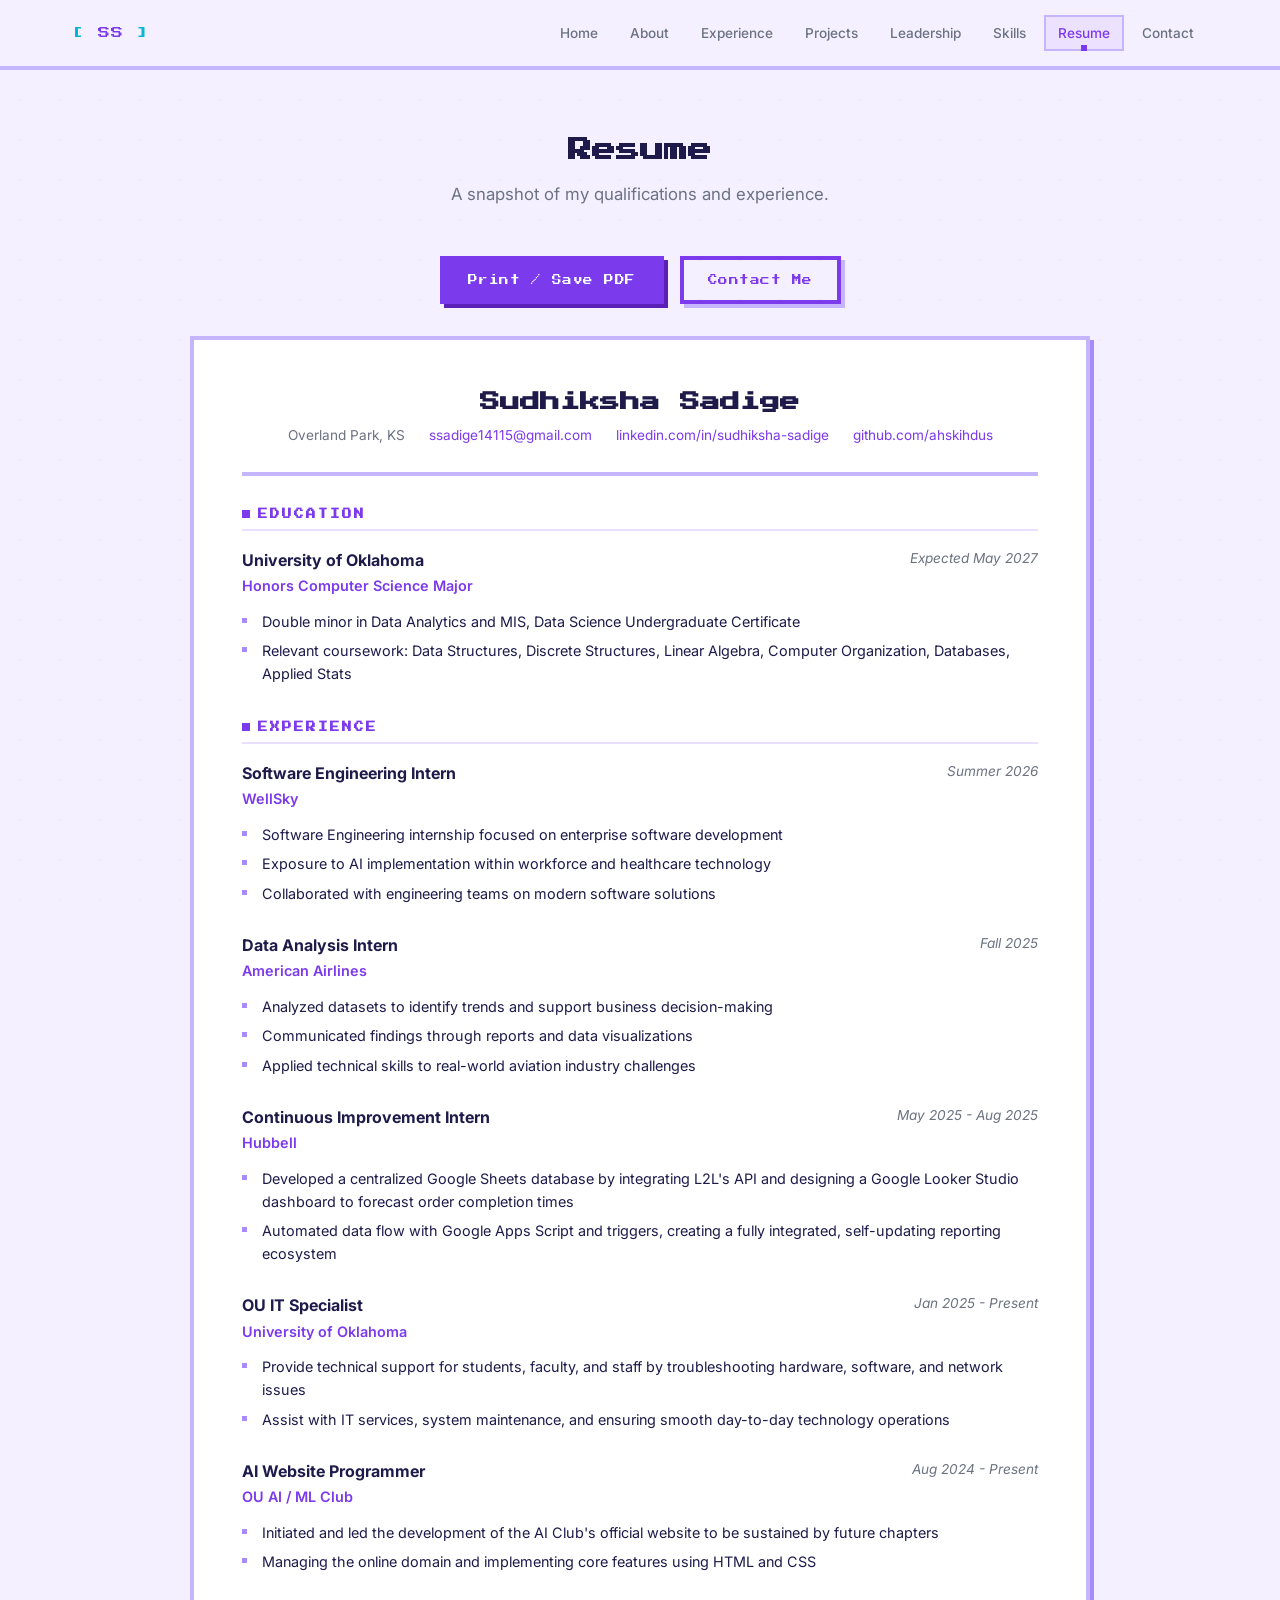
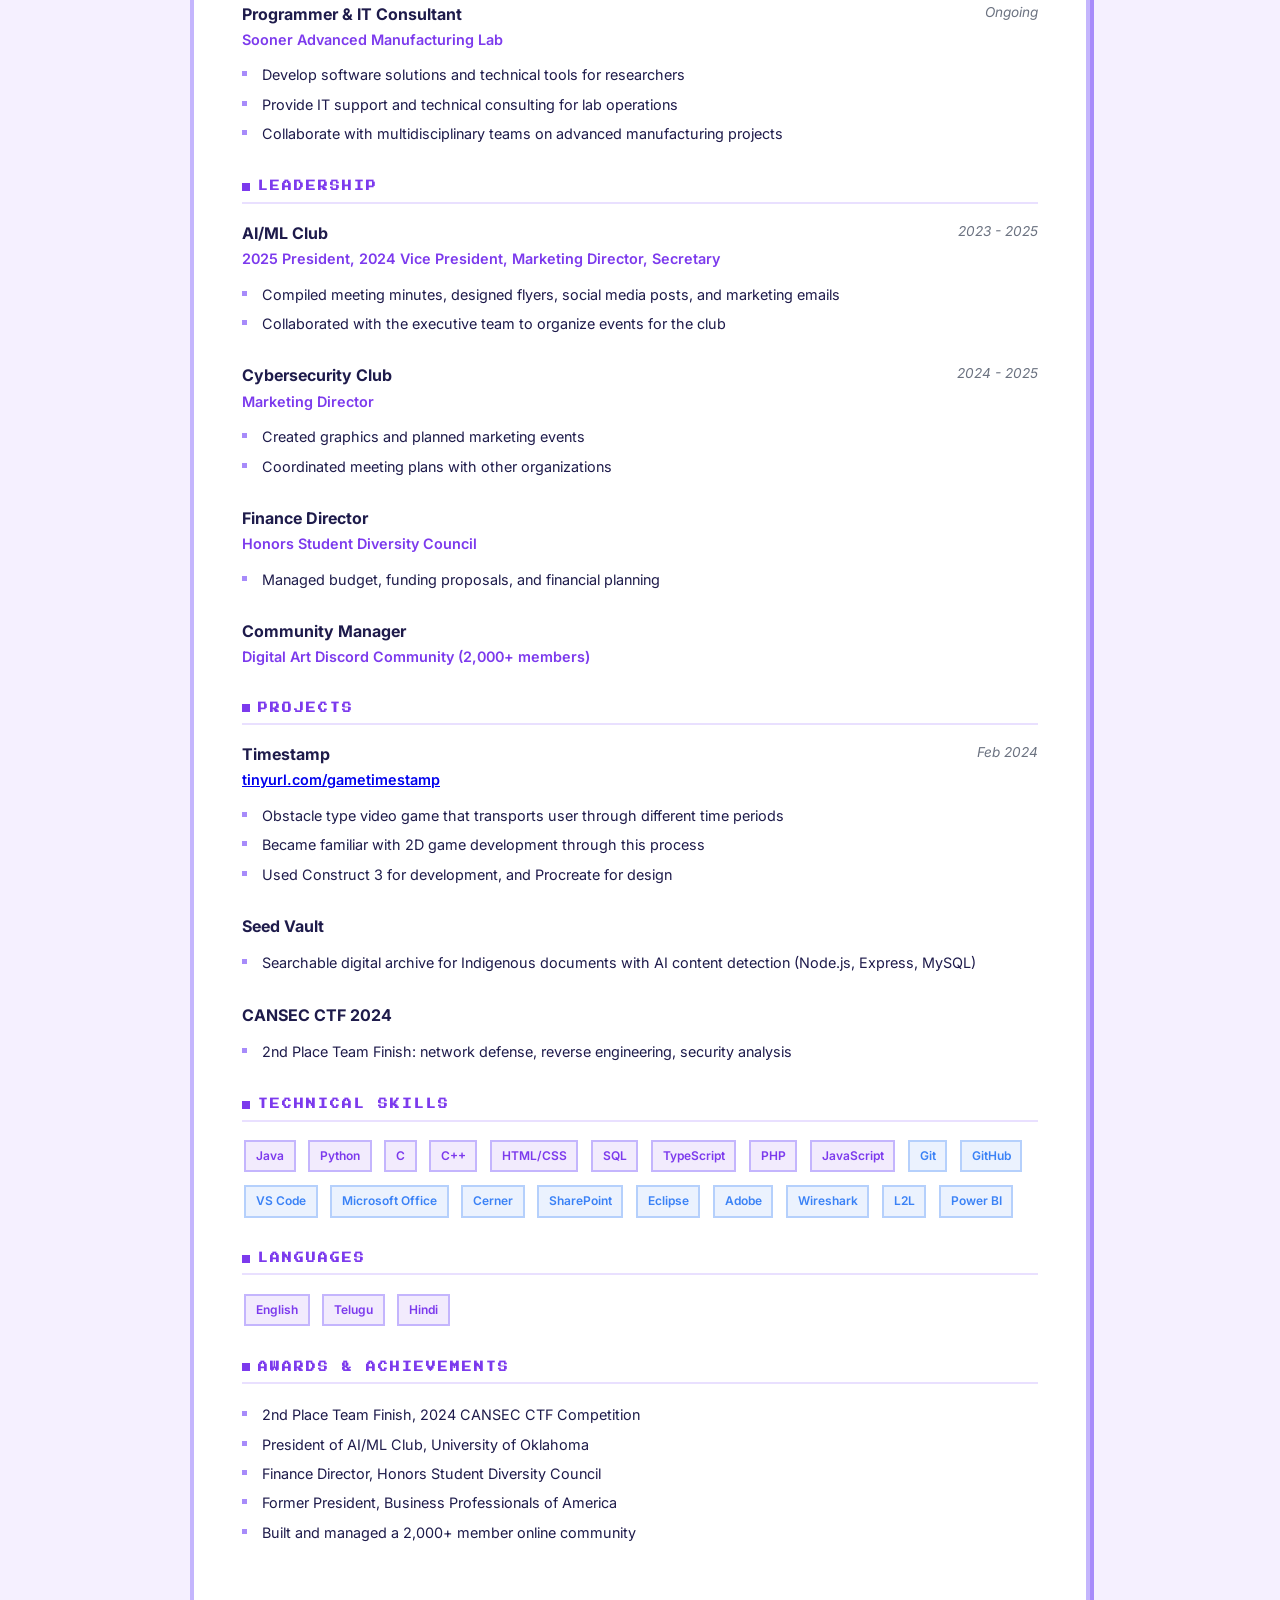
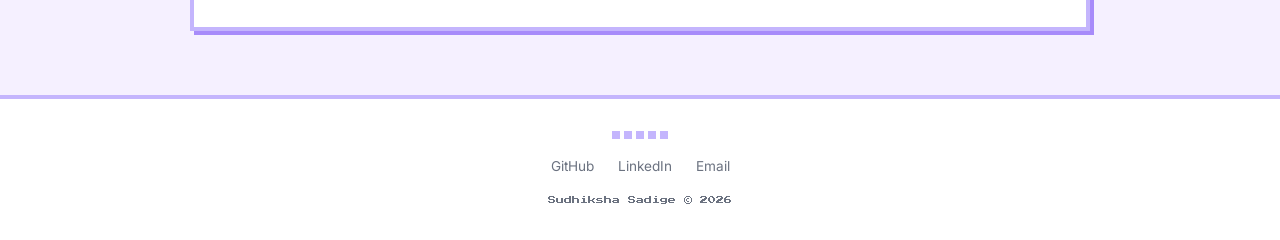
<file: resume.html>
<!DOCTYPE html>
<html lang="en">
<head>
  <meta charset="UTF-8">
  <meta name="viewport" content="width=device-width, initial-scale=1.0">
  <title>Resume | Sudhiksha Sadige</title>
  <meta name="description" content="Resume of Sudhiksha Sadige - Computer Science student with experience in software engineering, data analytics, and cybersecurity.">
  <meta property="og:title" content="Resume | Sudhiksha Sadige">
  <meta property="og:description" content="Education, experience, skills, and achievements.">
  <meta property="og:type" content="website">
  <link rel="icon" href="assets/favicon.svg" type="image/svg+xml">
  <link rel="stylesheet" href="css/global.css">
  <link rel="stylesheet" href="css/resume.css">
</head>
<body>
  <div class="pixel-grid-bg"></div>

  <nav class="nav">
    <div class="nav-inner">
      <a href="index.html" class="nav-logo">
        <span class="pixel-bracket">[</span> SS <span class="pixel-bracket">]</span>
      </a>
      <button class="nav-toggle" aria-label="Menu">
        <span></span><span></span><span></span>
      </button>
      <ul class="nav-links">
        <li><a href="index.html">Home</a></li>
        <li><a href="about.html">About</a></li>
        <li><a href="experience.html">Experience</a></li>
        <li><a href="projects.html">Projects</a></li>
        <li><a href="leadership.html">Leadership</a></li>
        <li><a href="skills.html">Skills</a></li>
        <li><a href="resume.html">Resume</a></li>
        <li><a href="contact.html">Contact</a></li>
      </ul>
    </div>
  </nav>

  <main>
    <div class="page-wrapper">
      <div class="container">

        <div class="page-header">
          <h1>Resume</h1>
          <p>A snapshot of my qualifications and experience.</p>
        </div>

        <div class="resume-actions">
          <button class="pixel-btn" onclick="window.print()">Print / Save PDF</button>
          <a href="contact.html" class="pixel-btn secondary">Contact Me</a>
        </div>

        <div class="resume-container">

          <!-- Header -->
          <div class="resume-header">
            <h2 class="resume-name">Sudhiksha Sadige</h2>
            <div class="resume-contact-info">
              <span>Overland Park, KS</span>
              <span><a href="mailto:ssadige14115@gmail.com">ssadige14115@gmail.com</a></span>
              <span><a href="https://www.linkedin.com/in/sudhiksha-sadige/" target="_blank" rel="noopener noreferrer">linkedin.com/in/sudhiksha-sadige</a></span>
              <span><a href="https://github.com/ahskihdus" target="_blank" rel="noopener noreferrer">github.com/ahskihdus</a></span>
            </div>
          </div>

          <!-- Education -->
          <div class="resume-section">
            <h3 class="resume-section-title">Education</h3>
            <div class="resume-entry">
              <div class="resume-entry-header">
                <div>
                  <div class="resume-entry-title">University of Oklahoma</div>
                  <div class="resume-entry-subtitle">Honors Computer Science Major</div>
                </div>
                <div class="resume-entry-date">Expected May 2027</div>
              </div>
              <ul class="resume-entry-bullets">
                <li>Double minor in Data Analytics and MIS, Data Science Undergraduate Certificate</li>
                <li>Relevant coursework: Data Structures, Discrete Structures, Linear Algebra, Computer Organization, Databases, Applied Stats</li>
              </ul>
            </div>
          </div>

          <!-- Experience -->
          <div class="resume-section">
            <h3 class="resume-section-title">Experience</h3>

            <div class="resume-entry">
              <div class="resume-entry-header">
                <div>
                  <div class="resume-entry-title">Software Engineering Intern</div>
                  <div class="resume-entry-subtitle">WellSky</div>
                </div>
                <div class="resume-entry-date">Summer 2026</div>
              </div>
              <ul class="resume-entry-bullets">
                <li>Software Engineering internship focused on enterprise software development</li>
                <li>Exposure to AI implementation within workforce and healthcare technology</li>
                <li>Collaborated with engineering teams on modern software solutions</li>
              </ul>
            </div>

            <div class="resume-entry">
              <div class="resume-entry-header">
                <div>
                  <div class="resume-entry-title">Data Analysis Intern</div>
                  <div class="resume-entry-subtitle">American Airlines</div>
                </div>
                <div class="resume-entry-date">Fall 2025</div>
              </div>
              <ul class="resume-entry-bullets">
                <li>Analyzed datasets to identify trends and support business decision-making</li>
                <li>Communicated findings through reports and data visualizations</li>
                <li>Applied technical skills to real-world aviation industry challenges</li>
              </ul>
            </div>

            <div class="resume-entry">
              <div class="resume-entry-header">
                <div>
                  <div class="resume-entry-title">Continuous Improvement Intern</div>
                  <div class="resume-entry-subtitle">Hubbell</div>
                </div>
                <div class="resume-entry-date">May 2025 - Aug 2025</div>
              </div>
              <ul class="resume-entry-bullets">
                <li>Developed a centralized Google Sheets database by integrating L2L's API and designing a Google Looker Studio dashboard to forecast order completion times</li>
                <li>Automated data flow with Google Apps Script and triggers, creating a fully integrated, self-updating reporting ecosystem</li>
              </ul>
            </div>

            <div class="resume-entry">
              <div class="resume-entry-header">
                <div>
                  <div class="resume-entry-title">OU IT Specialist</div>
                  <div class="resume-entry-subtitle">University of Oklahoma</div>
                </div>
                <div class="resume-entry-date">Jan 2025 - Present</div>
              </div>
              <ul class="resume-entry-bullets">
                <li>Provide technical support for students, faculty, and staff by troubleshooting hardware, software, and network issues</li>
                <li>Assist with IT services, system maintenance, and ensuring smooth day-to-day technology operations</li>
              </ul>
            </div>

            <div class="resume-entry">
              <div class="resume-entry-header">
                <div>
                  <div class="resume-entry-title">AI Website Programmer</div>
                  <div class="resume-entry-subtitle">OU AI / ML Club</div>
                </div>
                <div class="resume-entry-date">Aug 2024 - Present</div>
              </div>
              <ul class="resume-entry-bullets">
                <li>Initiated and led the development of the AI Club's official website to be sustained by future chapters</li>
                <li>Managing the online domain and implementing core features using HTML and CSS</li>
              </ul>
            </div>

            <div class="resume-entry">
              <div class="resume-entry-header">
                <div>
                  <div class="resume-entry-title">Programmer &amp; IT Consultant</div>
                  <div class="resume-entry-subtitle">Sooner Advanced Manufacturing Lab</div>
                </div>
                <div class="resume-entry-date">Ongoing</div>
              </div>
              <ul class="resume-entry-bullets">
                <li>Develop software solutions and technical tools for researchers</li>
                <li>Provide IT support and technical consulting for lab operations</li>
                <li>Collaborate with multidisciplinary teams on advanced manufacturing projects</li>
              </ul>
            </div>
          </div>

          <!-- Leadership -->
          <div class="resume-section">
            <h3 class="resume-section-title">Leadership</h3>

            <div class="resume-entry">
              <div class="resume-entry-header">
                <div>
                  <div class="resume-entry-title">AI/ML Club</div>
                  <div class="resume-entry-subtitle">2025 President, 2024 Vice President, Marketing Director, Secretary</div>
                </div>
                <div class="resume-entry-date">2023 - 2025</div>
              </div>
              <ul class="resume-entry-bullets">
                <li>Compiled meeting minutes, designed flyers, social media posts, and marketing emails</li>
                <li>Collaborated with the executive team to organize events for the club</li>
              </ul>
            </div>

            <div class="resume-entry">
              <div class="resume-entry-header">
                <div>
                  <div class="resume-entry-title">Cybersecurity Club</div>
                  <div class="resume-entry-subtitle">Marketing Director</div>
                </div>
                <div class="resume-entry-date">2024 - 2025</div>
              </div>
              <ul class="resume-entry-bullets">
                <li>Created graphics and planned marketing events</li>
                <li>Coordinated meeting plans with other organizations</li>
              </ul>
            </div>

            <div class="resume-entry">
              <div class="resume-entry-header">
                <div>
                  <div class="resume-entry-title">Finance Director</div>
                  <div class="resume-entry-subtitle">Honors Student Diversity Council</div>
                </div>
              </div>
              <ul class="resume-entry-bullets">
                <li>Managed budget, funding proposals, and financial planning</li>
              </ul>
            </div>

            <div class="resume-entry">
              <div class="resume-entry-header">
                <div>
                  <div class="resume-entry-title">Community Manager</div>
                  <div class="resume-entry-subtitle">Digital Art Discord Community (2,000+ members)</div>
                </div>
              </div>
            </div>
          </div>

          <!-- Projects -->
          <div class="resume-section">
            <h3 class="resume-section-title">Projects</h3>

            <div class="resume-entry">
              <div class="resume-entry-header">
                <div>
                  <div class="resume-entry-title">Timestamp</div>
                  <div class="resume-entry-subtitle"><a href="https://tinyurl.com/gametimestamp" target="_blank" rel="noopener noreferrer">tinyurl.com/gametimestamp</a></div>
                </div>
                <div class="resume-entry-date">Feb 2024</div>
              </div>
              <ul class="resume-entry-bullets">
                <li>Obstacle type video game that transports user through different time periods</li>
                <li>Became familiar with 2D game development through this process</li>
                <li>Used Construct 3 for development, and Procreate for design</li>
              </ul>
            </div>

            <div class="resume-entry">
              <div class="resume-entry-header">
                <div class="resume-entry-title">Seed Vault</div>
              </div>
              <ul class="resume-entry-bullets">
                <li>Searchable digital archive for Indigenous documents with AI content detection (Node.js, Express, MySQL)</li>
              </ul>
            </div>

            <div class="resume-entry">
              <div class="resume-entry-header">
                <div class="resume-entry-title">CANSEC CTF 2024</div>
              </div>
              <ul class="resume-entry-bullets">
                <li>2nd Place Team Finish: network defense, reverse engineering, security analysis</li>
              </ul>
            </div>
          </div>

          <!-- Skills -->
          <div class="resume-section">
            <h3 class="resume-section-title">Technical Skills</h3>
            <div class="resume-skills-list">
              <span class="pixel-tag">Java</span>
              <span class="pixel-tag">Python</span>
              <span class="pixel-tag">C</span>
              <span class="pixel-tag">C++</span>
              <span class="pixel-tag">HTML/CSS</span>
              <span class="pixel-tag">SQL</span>
              <span class="pixel-tag">TypeScript</span>
              <span class="pixel-tag">PHP</span>
              <span class="pixel-tag">JavaScript</span>
              <span class="pixel-tag blue">Git</span>
              <span class="pixel-tag blue">GitHub</span>
              <span class="pixel-tag blue">VS Code</span>
              <span class="pixel-tag blue">Microsoft Office</span>
              <span class="pixel-tag blue">Cerner</span>
              <span class="pixel-tag blue">SharePoint</span>
              <span class="pixel-tag blue">Eclipse</span>
              <span class="pixel-tag blue">Adobe</span>
              <span class="pixel-tag blue">Wireshark</span>
              <span class="pixel-tag blue">L2L</span>
              <span class="pixel-tag blue">Power BI</span>
            </div>
          </div>

          <!-- Languages -->
          <div class="resume-section">
            <h3 class="resume-section-title">Languages</h3>
            <div class="resume-skills-list">
              <span class="pixel-tag">English</span>
              <span class="pixel-tag">Telugu</span>
              <span class="pixel-tag">Hindi</span>
            </div>
          </div>

          <!-- Awards -->
          <div class="resume-section">
            <h3 class="resume-section-title">Awards &amp; Achievements</h3>
            <ul class="resume-entry-bullets">
              <li>2nd Place Team Finish, 2024 CANSEC CTF Competition</li>
              <li>President of AI/ML Club, University of Oklahoma</li>
              <li>Finance Director, Honors Student Diversity Council</li>
              <li>Former President, Business Professionals of America</li>
              <li>Built and managed a 2,000+ member online community</li>
            </ul>
          </div>

        </div>

      </div>
    </div>
  </main>

  <footer class="footer">
    <div class="footer-inner">
      <div class="footer-pixel">
        <span></span><span></span><span></span><span></span><span></span>
      </div>
      <div class="footer-links">
        <a href="https://github.com/ahskihdus" target="_blank" rel="noopener noreferrer">GitHub</a>
        <a href="https://www.linkedin.com/in/sudhiksha-sadige/" target="_blank" rel="noopener noreferrer">LinkedIn</a>
        <a href="mailto:ssadige14115@gmail.com">Email</a>
      </div>
      <p class="footer-text">Sudhiksha Sadige &copy; 2026</p>
    </div>
  </footer>

  <script src="js/global.js"></script>
  <script src="js/easter-eggs.js"></script>
</body>
</html>
</file>
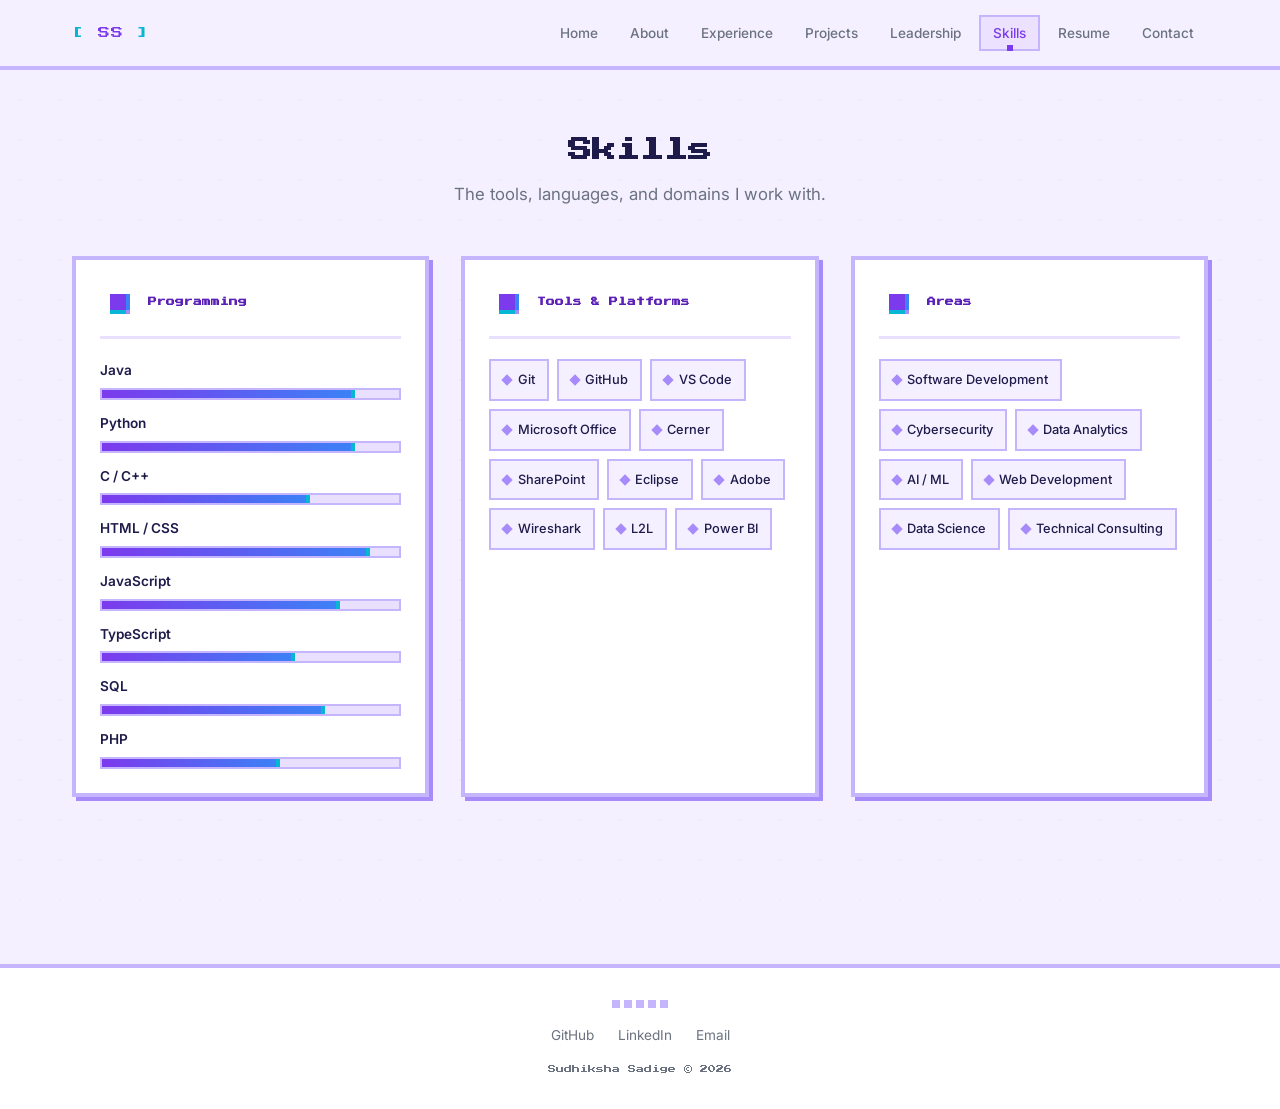
<file: skills.html>
<!DOCTYPE html>
<html lang="en">
<head>
  <meta charset="UTF-8">
  <meta name="viewport" content="width=device-width, initial-scale=1.0">
  <title>Skills | Sudhiksha Sadige</title>
  <meta name="description" content="Technical skills of Sudhiksha Sadige - programming languages, tools, platforms, and areas of expertise.">
  <meta property="og:title" content="Skills | Sudhiksha Sadige">
  <meta property="og:description" content="Programming languages, development tools, and areas of expertise.">
  <meta property="og:type" content="website">
  <link rel="icon" href="assets/favicon.svg" type="image/svg+xml">
  <link rel="stylesheet" href="css/global.css">
  <link rel="stylesheet" href="css/skills.css">
</head>
<body>
  <div class="pixel-grid-bg"></div>

  <nav class="nav">
    <div class="nav-inner">
      <a href="index.html" class="nav-logo">
        <span class="pixel-bracket">[</span> SS <span class="pixel-bracket">]</span>
      </a>
      <button class="nav-toggle" aria-label="Menu">
        <span></span><span></span><span></span>
      </button>
      <ul class="nav-links">
        <li><a href="index.html">Home</a></li>
        <li><a href="about.html">About</a></li>
        <li><a href="experience.html">Experience</a></li>
        <li><a href="projects.html">Projects</a></li>
        <li><a href="leadership.html">Leadership</a></li>
        <li><a href="skills.html">Skills</a></li>
        <li><a href="resume.html">Resume</a></li>
        <li><a href="contact.html">Contact</a></li>
      </ul>
    </div>
  </nav>

  <main>
    <div class="page-wrapper">
      <div class="container">

        <div class="page-header">
          <h1>Skills</h1>
          <p>The tools, languages, and domains I work with.</p>
        </div>

        <div class="skills-container">

          <!-- Programming Languages -->
          <div class="skill-category">
            <div class="skill-category-header">
              <div class="skill-category-icon"><span class="pixel-square"></span></div>
              <h3>Programming</h3>
            </div>
            <div class="skill-list">
              <div class="skill-item">
                <div class="skill-name">Java</div>
                <div class="skill-bar"><div class="skill-bar-fill" data-level="85"></div></div>
              </div>
              <div class="skill-item">
                <div class="skill-name">Python</div>
                <div class="skill-bar"><div class="skill-bar-fill" data-level="85"></div></div>
              </div>
              <div class="skill-item">
                <div class="skill-name">C / C++</div>
                <div class="skill-bar"><div class="skill-bar-fill" data-level="70"></div></div>
              </div>
              <div class="skill-item">
                <div class="skill-name">HTML / CSS</div>
                <div class="skill-bar"><div class="skill-bar-fill" data-level="90"></div></div>
              </div>
              <div class="skill-item">
                <div class="skill-name">JavaScript</div>
                <div class="skill-bar"><div class="skill-bar-fill" data-level="80"></div></div>
              </div>
              <div class="skill-item">
                <div class="skill-name">TypeScript</div>
                <div class="skill-bar"><div class="skill-bar-fill" data-level="65"></div></div>
              </div>
              <div class="skill-item">
                <div class="skill-name">SQL</div>
                <div class="skill-bar"><div class="skill-bar-fill" data-level="75"></div></div>
              </div>
              <div class="skill-item">
                <div class="skill-name">PHP</div>
                <div class="skill-bar"><div class="skill-bar-fill" data-level="60"></div></div>
              </div>
            </div>
          </div>

          <!-- Tools & Platforms -->
          <div class="skill-category">
            <div class="skill-category-header">
              <div class="skill-category-icon"><span class="pixel-square"></span></div>
              <h3>Tools &amp; Platforms</h3>
            </div>
            <div class="skill-blocks">
              <span class="skill-block"><span class="block-icon pixel-diamond-sm"></span> Git</span>
              <span class="skill-block"><span class="block-icon pixel-diamond-sm"></span> GitHub</span>
              <span class="skill-block"><span class="block-icon pixel-diamond-sm"></span> VS Code</span>
              <span class="skill-block"><span class="block-icon pixel-diamond-sm"></span> Microsoft Office</span>
              <span class="skill-block"><span class="block-icon pixel-diamond-sm"></span> Cerner</span>
              <span class="skill-block"><span class="block-icon pixel-diamond-sm"></span> SharePoint</span>
              <span class="skill-block"><span class="block-icon pixel-diamond-sm"></span> Eclipse</span>
              <span class="skill-block"><span class="block-icon pixel-diamond-sm"></span> Adobe</span>
              <span class="skill-block"><span class="block-icon pixel-diamond-sm"></span> Wireshark</span>
              <span class="skill-block"><span class="block-icon pixel-diamond-sm"></span> L2L</span>
              <span class="skill-block"><span class="block-icon pixel-diamond-sm"></span> Power BI</span>
            </div>
          </div>

          <!-- Areas of Expertise -->
          <div class="skill-category">
            <div class="skill-category-header">
              <div class="skill-category-icon"><span class="pixel-square"></span></div>
              <h3>Areas</h3>
            </div>
            <div class="skill-blocks">
              <span class="skill-block"><span class="block-icon pixel-diamond-sm"></span> Software Development</span>
              <span class="skill-block"><span class="block-icon pixel-diamond-sm"></span> Cybersecurity</span>
              <span class="skill-block"><span class="block-icon pixel-diamond-sm"></span> Data Analytics</span>
              <span class="skill-block"><span class="block-icon pixel-diamond-sm"></span> AI / ML</span>
              <span class="skill-block"><span class="block-icon pixel-diamond-sm"></span> Web Development</span>
              <span class="skill-block"><span class="block-icon pixel-diamond-sm"></span> Data Science</span>
              <span class="skill-block"><span class="block-icon pixel-diamond-sm"></span> Technical Consulting</span>
            </div>
          </div>

        </div>

      </div>
    </div>
  </main>

  <footer class="footer">
    <div class="footer-inner">
      <div class="footer-pixel">
        <span></span><span></span><span></span><span></span><span></span>
      </div>
      <div class="footer-links">
        <a href="https://github.com/ahskihdus" target="_blank" rel="noopener noreferrer">GitHub</a>
        <a href="https://www.linkedin.com/in/sudhiksha-sadige/" target="_blank" rel="noopener noreferrer">LinkedIn</a>
        <a href="mailto:ssadige14115@gmail.com">Email</a>
      </div>
      <p class="footer-text">Sudhiksha Sadige &copy; 2026</p>
    </div>
  </footer>

  <script src="js/global.js"></script>
  <script src="js/skills.js"></script>
  <script src="js/easter-eggs.js"></script>
</body>
</html>
</file>
<file: css/global.css>
@import url('https://fonts.googleapis.com/css2?family=Press+Start+2P&family=Inter:wght@300;400;500;600;700&display=swap');

*, *::before, *::after {
  margin: 0;
  padding: 0;
  box-sizing: border-box;
}

:root {
  --bg: #F5F0FF;
  --bg-card: #FFFFFF;
  --bg-nav: rgba(245, 240, 255, 0.95);
  --primary: #7C3AED;
  --primary-dark: #5B21B6;
  --primary-light: #A78BFA;
  --secondary: #3B82F6;
  --secondary-dark: #2563EB;
  --accent: #06B6D4;
  --accent-glow: rgba(6, 182, 212, 0.3);
  --text: #1E1B4B;
  --text-muted: #6B7280;
  --text-light: #9CA3AF;
  --border: #C4B5FD;
  --border-light: #E9E0FF;
  --shadow: rgba(124, 58, 237, 0.15);
  --shadow-strong: rgba(124, 58, 237, 0.25);
  --pixel-border: 4px;
  --card-shadow: 4px 4px 0px var(--primary-light);
  --card-shadow-hover: 6px 6px 0px var(--primary);
  --font-pixel: 'Press Start 2P', monospace;
  --font-body: 'Inter', -apple-system, BlinkMacSystemFont, sans-serif;
  --nav-height: 70px;
  --max-width: 1200px;
  --transition: 0.3s cubic-bezier(0.4, 0, 0.2, 1);
}

html {
  scroll-behavior: smooth;
  font-size: 16px;
}

body {
  font-family: var(--font-body);
  background-color: var(--bg);
  color: var(--text);
  line-height: 1.7;
  min-height: 100vh;
  overflow-x: hidden;
  cursor: default;
}

/* Pixel cursor */
body.pixel-cursor {
  cursor: url("data:image/svg+xml,%3Csvg xmlns='http://www.w3.org/2000/svg' width='20' height='20'%3E%3Crect x='4' y='0' width='4' height='4' fill='%237C3AED'/%3E%3Crect x='0' y='4' width='4' height='4' fill='%237C3AED'/%3E%3Crect x='4' y='4' width='4' height='4' fill='%235B21B6'/%3E%3Crect x='8' y='4' width='4' height='4' fill='%237C3AED'/%3E%3Crect x='4' y='8' width='4' height='4' fill='%237C3AED'/%3E%3Crect x='8' y='8' width='4' height='4' fill='%235B21B6'/%3E%3Crect x='8' y='12' width='4' height='4' fill='%237C3AED'/%3E%3Crect x='12' y='12' width='4' height='4' fill='%235B21B6'/%3E%3Crect x='12' y='16' width='4' height='4' fill='%237C3AED'/%3E%3C/svg%3E") 4 0, auto;
}

body.pixel-cursor a,
body.pixel-cursor button,
body.pixel-cursor [role="button"] {
  cursor: url("data:image/svg+xml,%3Csvg xmlns='http://www.w3.org/2000/svg' width='24' height='24'%3E%3Crect x='4' y='0' width='4' height='4' fill='%233B82F6'/%3E%3Crect x='0' y='4' width='4' height='4' fill='%233B82F6'/%3E%3Crect x='4' y='4' width='4' height='4' fill='%232563EB'/%3E%3Crect x='8' y='4' width='4' height='4' fill='%233B82F6'/%3E%3Crect x='4' y='8' width='4' height='4' fill='%233B82F6'/%3E%3Crect x='8' y='8' width='4' height='4' fill='%232563EB'/%3E%3Crect x='8' y='12' width='4' height='4' fill='%233B82F6'/%3E%3Crect x='12' y='8' width='4' height='4' fill='%233B82F6'/%3E%3Crect x='12' y='12' width='4' height='4' fill='%232563EB'/%3E%3Crect x='16' y='12' width='4' height='4' fill='%233B82F6'/%3E%3Crect x='12' y='16' width='4' height='4' fill='%233B82F6'/%3E%3C/svg%3E") 4 0, pointer;
}

/* Page transition */
.page-wrapper {
  opacity: 0;
  transform: translateY(10px);
  animation: pageIn 0.5s ease forwards;
}

@keyframes pageIn {
  to {
    opacity: 1;
    transform: translateY(0);
  }
}

/* ─── Navigation ─── */
.nav {
  position: fixed;
  top: 0;
  left: 0;
  right: 0;
  height: var(--nav-height);
  background: var(--bg-nav);
  backdrop-filter: blur(12px);
  border-bottom: var(--pixel-border) solid var(--border);
  z-index: 1000;
  display: flex;
  align-items: center;
  justify-content: center;
}

.nav-inner {
  width: 100%;
  max-width: var(--max-width);
  padding: 0 2rem;
  display: flex;
  align-items: center;
  justify-content: space-between;
}

.nav-logo {
  font-family: var(--font-pixel);
  font-size: 0.75rem;
  color: var(--primary);
  text-decoration: none;
  letter-spacing: 1px;
  transition: color var(--transition);
}

.nav-logo:hover {
  color: var(--secondary);
}

.nav-logo .pixel-bracket {
  color: var(--accent);
}

.nav-links {
  display: flex;
  gap: 0.25rem;
  list-style: none;
}

.nav-links a {
  font-family: var(--font-body);
  font-size: 0.85rem;
  font-weight: 500;
  color: var(--text-muted);
  text-decoration: none;
  padding: 0.5rem 0.75rem;
  border: 2px solid transparent;
  transition: all var(--transition);
  position: relative;
}

.nav-links a:hover,
.nav-links a.active {
  color: var(--primary);
  background: rgba(124, 58, 237, 0.08);
  border-color: var(--border);
}

.nav-links a.active::after {
  content: '';
  position: absolute;
  bottom: -2px;
  left: 50%;
  transform: translateX(-50%);
  width: 6px;
  height: 6px;
  background: var(--primary);
}

/* Mobile nav toggle */
.nav-toggle {
  display: none;
  background: none;
  border: 2px solid var(--border);
  padding: 0.5rem;
  cursor: pointer;
  flex-direction: column;
  gap: 4px;
}

.nav-toggle span {
  display: block;
  width: 20px;
  height: 3px;
  background: var(--primary);
  transition: all var(--transition);
}

/* ─── Main content ─── */
main {
  padding-top: calc(var(--nav-height) + 2rem);
  min-height: 100vh;
}

.container {
  max-width: var(--max-width);
  margin: 0 auto;
  padding: 0 2rem;
}

/* ─── Typography ─── */
h1, h2, h3 {
  font-family: var(--font-pixel);
  line-height: 1.4;
}

h1 {
  font-size: 1.5rem;
  color: var(--text);
  margin-bottom: 1rem;
}

h2 {
  font-size: 1rem;
  color: var(--primary-dark);
  margin-bottom: 1.5rem;
}

h3 {
  font-size: 0.7rem;
  color: var(--text);
  margin-bottom: 0.75rem;
}

p {
  margin-bottom: 1rem;
  color: var(--text);
}

/* ─── Section styling ─── */
.section {
  margin-bottom: 4rem;
}

.section-header {
  display: flex;
  align-items: center;
  gap: 1rem;
  margin-bottom: 2rem;
}

.section-header .pixel-icon {
  width: 24px;
  height: 24px;
  background: var(--primary);
  position: relative;
}

.section-header .pixel-icon::after {
  content: '';
  position: absolute;
  width: 8px;
  height: 8px;
  background: var(--accent);
  bottom: -4px;
  right: -4px;
}

.section-line {
  flex: 1;
  height: 4px;
  background: var(--border-light);
  position: relative;
}

.section-line::after {
  content: '';
  position: absolute;
  right: 0;
  top: -2px;
  width: 8px;
  height: 8px;
  background: var(--border);
}

/* ─── Cards ─── */
.pixel-card {
  background: var(--bg-card);
  border: var(--pixel-border) solid var(--border);
  box-shadow: var(--card-shadow);
  padding: 1.5rem;
  transition: all var(--transition);
  position: relative;
}

.pixel-card:hover {
  box-shadow: var(--card-shadow-hover);
  transform: translate(-2px, -2px);
  border-color: var(--primary-light);
}

.pixel-card::before {
  content: '';
  position: absolute;
  top: -2px;
  left: -2px;
  right: -2px;
  height: 4px;
  background: linear-gradient(90deg, var(--primary), var(--secondary), var(--accent));
  opacity: 0;
  transition: opacity var(--transition);
}

.pixel-card:hover::before {
  opacity: 1;
}

/* ─── Buttons ─── */
.pixel-btn {
  display: inline-flex;
  align-items: center;
  gap: 0.5rem;
  font-family: var(--font-pixel);
  font-size: 0.6rem;
  padding: 0.75rem 1.5rem;
  border: var(--pixel-border) solid var(--primary);
  background: var(--primary);
  color: #fff;
  text-decoration: none;
  box-shadow: 4px 4px 0px var(--primary-dark);
  transition: all 0.15s ease;
  cursor: pointer;
  letter-spacing: 0.5px;
}

.pixel-btn:hover {
  transform: translate(-2px, -2px);
  box-shadow: 6px 6px 0px var(--primary-dark);
}

.pixel-btn:active {
  transform: translate(2px, 2px);
  box-shadow: 0px 0px 0px var(--primary-dark);
}

.pixel-btn.secondary {
  background: transparent;
  color: var(--primary);
  border-color: var(--primary);
  box-shadow: 4px 4px 0px var(--border);
}

.pixel-btn.secondary:hover {
  background: rgba(124, 58, 237, 0.05);
  box-shadow: 6px 6px 0px var(--border);
}

/* ─── Tags / Badges ─── */
.pixel-tag {
  display: inline-block;
  font-family: var(--font-body);
  font-size: 0.7rem;
  font-weight: 600;
  padding: 0.25rem 0.6rem;
  background: rgba(124, 58, 237, 0.1);
  color: var(--primary);
  border: 2px solid var(--border);
  margin: 0.15rem;
}

.pixel-tag.blue {
  background: rgba(59, 130, 246, 0.1);
  color: var(--secondary);
  border-color: rgba(59, 130, 246, 0.3);
}

.pixel-tag.cyan {
  background: rgba(6, 182, 212, 0.1);
  color: var(--accent);
  border-color: rgba(6, 182, 212, 0.3);
}

/* ─── Achievement badge ─── */
.achievement-badge {
  display: inline-flex;
  align-items: center;
  gap: 0.5rem;
  padding: 0.5rem 1rem;
  background: linear-gradient(135deg, rgba(124, 58, 237, 0.1), rgba(59, 130, 246, 0.1));
  border: 2px solid var(--border);
  font-size: 0.8rem;
  font-weight: 600;
  color: var(--primary-dark);
}

.achievement-badge .badge-icon {
  font-size: 1rem;
}

/* ─── Footer ─── */
.footer {
  background: var(--bg-card);
  border-top: var(--pixel-border) solid var(--border);
  padding: 2rem;
  text-align: center;
  margin-top: 4rem;
}

.footer-inner {
  max-width: var(--max-width);
  margin: 0 auto;
  display: flex;
  flex-direction: column;
  align-items: center;
  gap: 1rem;
}

.footer-links {
  display: flex;
  gap: 1.5rem;
}

.footer-links a {
  color: var(--text-muted);
  text-decoration: none;
  font-size: 0.85rem;
  transition: color var(--transition);
}

.footer-links a:hover {
  color: var(--primary);
}

.footer-text {
  font-family: var(--font-pixel);
  font-size: 0.5rem;
  color: var(--text-muted);
  margin: 0;
}

.footer-pixel {
  display: flex;
  gap: 4px;
}

.footer-pixel span {
  width: 8px;
  height: 8px;
  background: var(--border);
  animation: pixelPulse 2s ease-in-out infinite;
}

.footer-pixel span:nth-child(2) { animation-delay: 0.2s; }
.footer-pixel span:nth-child(3) { animation-delay: 0.4s; }
.footer-pixel span:nth-child(4) { animation-delay: 0.6s; }
.footer-pixel span:nth-child(5) { animation-delay: 0.8s; }

@keyframes pixelPulse {
  0%, 100% { background: var(--border); }
  50% { background: var(--primary); }
}

/* ─── Page header ─── */
.page-header {
  text-align: center;
  padding: 2rem 0 3rem;
}

.page-header h1 {
  margin-bottom: 0.75rem;
}

.page-header p {
  color: var(--text-muted);
  font-size: 1.05rem;
  max-width: 600px;
  margin: 0 auto;
}

/* ─── Pixel grid background ─── */
.pixel-grid-bg {
  position: fixed;
  top: 0;
  left: 0;
  width: 100%;
  height: 100%;
  pointer-events: none;
  z-index: -1;
  background-image:
    radial-gradient(circle, var(--border-light) 1px, transparent 1px);
  background-size: 40px 40px;
  opacity: 0.5;
}

/* ─── Terminal overlay ─── */
.terminal-overlay {
  display: none;
  position: fixed;
  inset: 0;
  background: rgba(0, 0, 0, 0.95);
  z-index: 9999;
  padding: 2rem;
  font-family: 'Courier New', monospace;
  color: #00ff41;
  overflow-y: auto;
}

.terminal-overlay.active {
  display: block;
}

.terminal-header {
  display: flex;
  justify-content: space-between;
  align-items: center;
  margin-bottom: 1rem;
  padding-bottom: 0.5rem;
  border-bottom: 2px solid #00ff41;
}

.terminal-header span {
  font-size: 0.9rem;
}

.terminal-close {
  background: none;
  border: 2px solid #00ff41;
  color: #00ff41;
  padding: 0.25rem 0.75rem;
  cursor: pointer;
  font-family: inherit;
}

.terminal-body {
  white-space: pre-wrap;
  font-size: 0.85rem;
  line-height: 1.8;
}

.terminal-input-line {
  display: flex;
  align-items: center;
  margin-top: 1rem;
}

.terminal-prompt {
  color: #00ff41;
  margin-right: 0.5rem;
}

.terminal-input {
  background: transparent;
  border: none;
  color: #00ff41;
  font-family: inherit;
  font-size: 0.85rem;
  outline: none;
  flex: 1;
}

/* ─── Confetti canvas ─── */
#confetti-canvas {
  position: fixed;
  top: 0;
  left: 0;
  width: 100%;
  height: 100%;
  pointer-events: none;
  z-index: 9998;
}

/* ─── Achievement toast ─── */
.achievement-toast {
  position: fixed;
  top: calc(var(--nav-height) + 1rem);
  right: 1rem;
  background: var(--bg-card);
  border: var(--pixel-border) solid var(--primary);
  box-shadow: var(--card-shadow);
  padding: 1rem 1.5rem;
  z-index: 9990;
  transform: translateX(120%);
  transition: transform 0.4s cubic-bezier(0.34, 1.56, 0.64, 1);
  max-width: 320px;
}

.achievement-toast.show {
  transform: translateX(0);
}

.achievement-toast h4 {
  font-family: var(--font-pixel);
  font-size: 0.5rem;
  color: var(--primary);
  margin-bottom: 0.25rem;
}

.achievement-toast p {
  font-size: 0.8rem;
  color: var(--text-muted);
  margin: 0;
}

/* ─── Loading skeleton ─── */
.skeleton {
  background: linear-gradient(90deg, var(--border-light) 25%, var(--bg) 50%, var(--border-light) 75%);
  background-size: 200% 100%;
  animation: shimmer 1.5s infinite;
  border-radius: 2px;
}

@keyframes shimmer {
  0% { background-position: 200% 0; }
  100% { background-position: -200% 0; }
}

/* ─── Responsive ─── */
@media (max-width: 768px) {
  :root {
    --nav-height: 60px;
  }

  h1 { font-size: 1rem; }
  h2 { font-size: 0.8rem; }
  h3 { font-size: 0.6rem; }

  .container {
    padding: 0 1rem;
  }

  .nav-links {
    display: none;
    position: fixed;
    top: var(--nav-height);
    left: 0;
    right: 0;
    background: var(--bg-nav);
    backdrop-filter: blur(12px);
    flex-direction: column;
    padding: 1rem;
    border-bottom: var(--pixel-border) solid var(--border);
    gap: 0;
  }

  .nav-links.open {
    display: flex;
  }

  .nav-links a {
    padding: 0.75rem 1rem;
    width: 100%;
    text-align: center;
  }

  .nav-toggle {
    display: flex;
  }

  .pixel-btn {
    font-size: 0.5rem;
    padding: 0.6rem 1rem;
  }

  .page-header {
    padding: 1rem 0 2rem;
  }
}

@media (max-width: 480px) {
  h1 { font-size: 0.8rem; }
  .container { padding: 0 0.75rem; }
  .pixel-card { padding: 1rem; }
}

/* ─── Custom pixel icons (replacing emoji) ─── */
.pixel-square {
  display: inline-block;
  width: 16px;
  height: 16px;
  background: var(--primary);
  box-shadow:
    4px 0 0 var(--secondary),
    0 4px 0 var(--accent),
    4px 4px 0 var(--primary-light);
  vertical-align: middle;
}

.pixel-diamond {
  display: inline-block;
  width: 10px;
  height: 10px;
  background: var(--primary);
  transform: rotate(45deg);
  vertical-align: middle;
  margin-right: 0.25rem;
}

.pixel-diamond-sm {
  display: inline-block;
  width: 8px;
  height: 8px;
  background: var(--primary-light);
  transform: rotate(45deg);
  vertical-align: middle;
}

.pixel-star {
  display: inline-block;
  width: 12px;
  height: 12px;
  position: relative;
  vertical-align: middle;
}

.pixel-star::before {
  content: '';
  position: absolute;
  top: 2px;
  left: 0;
  width: 12px;
  height: 4px;
  background: var(--primary);
  box-shadow: 0 4px 0 var(--primary);
}

.pixel-star::after {
  content: '';
  position: absolute;
  top: 0;
  left: 4px;
  width: 4px;
  height: 12px;
  background: var(--primary);
}
</file>
<file: css/about.css>
/* ─── About page ─── */
.about-content {
  display: grid;
  grid-template-columns: 1fr 1fr;
  gap: 2rem;
  margin-bottom: 3rem;
}

.about-story {
  font-size: 1rem;
  line-height: 1.9;
}

.about-story p {
  margin-bottom: 1.25rem;
}

.about-story .highlight {
  color: var(--primary);
  font-weight: 600;
}

.about-image-area {
  display: flex;
  flex-direction: column;
  gap: 1.5rem;
}

/* Education card */
.education-card {
  background: var(--bg-card);
  border: var(--pixel-border) solid var(--border);
  box-shadow: var(--card-shadow);
  padding: 1.5rem;
}

.education-card h3 {
  color: var(--primary);
  margin-bottom: 1rem;
}

.edu-school {
  font-size: 1.1rem;
  font-weight: 700;
  color: var(--text);
  margin-bottom: 0.25rem;
}

.edu-degree {
  font-size: 0.95rem;
  color: var(--text);
  margin-bottom: 0.5rem;
}

.edu-details {
  list-style: none;
  padding: 0;
}

.edu-details li {
  font-size: 0.85rem;
  color: var(--text-muted);
  padding: 0.35rem 0;
  padding-left: 1.25rem;
  position: relative;
}

.edu-details li::before {
  content: '';
  position: absolute;
  left: 0;
  top: 50%;
  transform: translateY(-50%);
  width: 8px;
  height: 8px;
  background: var(--primary-light);
}

/* Career interests */
.interests-section {
  margin-top: 2rem;
}

.interests-grid {
  display: flex;
  flex-wrap: wrap;
  gap: 0.5rem;
}

.interest-tag {
  display: inline-flex;
  align-items: center;
  gap: 0.4rem;
  padding: 0.5rem 1rem;
  background: var(--bg-card);
  border: 3px solid var(--border);
  box-shadow: 3px 3px 0px var(--border-light);
  font-size: 0.85rem;
  font-weight: 500;
  color: var(--text);
  transition: all var(--transition);
}

.interest-tag:hover {
  border-color: var(--primary-light);
  box-shadow: 3px 3px 0px var(--primary-light);
  color: var(--primary);
}

.interest-tag .tag-icon {
  font-size: 1rem;
}

/* Personal interests */
.personal-section {
  margin-top: 3rem;
}

.personal-grid {
  display: grid;
  grid-template-columns: repeat(auto-fit, minmax(200px, 1fr));
  gap: 1rem;
}

.personal-card {
  background: var(--bg-card);
  border: var(--pixel-border) solid var(--border);
  box-shadow: var(--card-shadow);
  padding: 1.25rem;
  text-align: center;
  transition: all var(--transition);
}

.personal-card:hover {
  box-shadow: var(--card-shadow-hover);
  transform: translate(-2px, -2px);
}

.personal-card .card-icon {
  font-size: 1.5rem;
  margin-bottom: 0.5rem;
}

.personal-card h3 {
  font-size: 0.55rem;
  margin-bottom: 0.25rem;
}

.personal-card p {
  font-size: 0.8rem;
  color: var(--text-muted);
  margin: 0;
}

/* Aspiration quote */
.aspiration-box {
  background: linear-gradient(135deg, rgba(124, 58, 237, 0.05), rgba(59, 130, 246, 0.05));
  border: var(--pixel-border) solid var(--border);
  box-shadow: var(--card-shadow);
  padding: 2rem;
  margin-top: 3rem;
  position: relative;
}

.aspiration-box::before {
  content: '';
  position: absolute;
  top: 0;
  left: 0;
  right: 0;
  height: 4px;
  background: linear-gradient(90deg, var(--primary), var(--secondary), var(--accent));
}

.aspiration-box h3 {
  color: var(--primary);
  margin-bottom: 1rem;
}

.aspiration-box p {
  font-size: 1.05rem;
  line-height: 1.8;
  color: var(--text);
  font-style: italic;
  margin: 0;
}

@media (max-width: 768px) {
  .about-content {
    grid-template-columns: 1fr;
  }

  .personal-grid {
    grid-template-columns: repeat(2, 1fr);
  }
}

@media (max-width: 480px) {
  .personal-grid {
    grid-template-columns: 1fr;
  }
}
</file>
<file: css/contact.css>
/* ─── Contact page ─── */
.contact-layout {
  display: grid;
  grid-template-columns: 1fr 1fr;
  gap: 2rem;
  max-width: 900px;
  margin: 0 auto;
}

.contact-info {
  display: flex;
  flex-direction: column;
  gap: 1.5rem;
}

.contact-card {
  background: var(--bg-card);
  border: var(--pixel-border) solid var(--border);
  box-shadow: var(--card-shadow);
  padding: 1.5rem;
  transition: all var(--transition);
  text-decoration: none;
  color: inherit;
  display: flex;
  align-items: center;
  gap: 1rem;
}

.contact-card:hover {
  box-shadow: var(--card-shadow-hover);
  transform: translate(-2px, -2px);
  border-color: var(--primary-light);
}

.contact-icon {
  width: 48px;
  height: 48px;
  background: linear-gradient(135deg, var(--primary), var(--secondary));
  display: flex;
  align-items: center;
  justify-content: center;
  font-size: 1.25rem;
  flex-shrink: 0;
}

.contact-card-text h3 {
  font-size: 0.55rem;
  color: var(--text);
  margin-bottom: 0.25rem;
}

.contact-card-text p {
  font-size: 0.9rem;
  color: var(--primary);
  margin: 0;
}

/* Contact form */
.contact-form-container {
  background: var(--bg-card);
  border: var(--pixel-border) solid var(--border);
  box-shadow: var(--card-shadow);
  padding: 2rem;
}

.contact-form-container h3 {
  margin-bottom: 1.25rem;
  color: var(--primary-dark);
}

.form-group {
  margin-bottom: 1rem;
}

.form-group label {
  display: block;
  font-size: 0.85rem;
  font-weight: 600;
  color: var(--text);
  margin-bottom: 0.35rem;
}

.form-group input,
.form-group textarea {
  width: 100%;
  padding: 0.75rem;
  font-family: var(--font-body);
  font-size: 0.9rem;
  color: var(--text);
  background: var(--bg);
  border: 3px solid var(--border);
  outline: none;
  transition: border-color var(--transition);
}

.form-group input:focus,
.form-group textarea:focus {
  border-color: var(--primary-light);
}

.form-group textarea {
  resize: vertical;
  min-height: 120px;
}

.form-submit {
  width: 100%;
  margin-top: 0.5rem;
}

/* Pixel decorations */
.contact-decoration {
  text-align: center;
  margin-top: 3rem;
}

.contact-pixels {
  display: flex;
  justify-content: center;
  gap: 6px;
  margin-bottom: 1rem;
}

.contact-pixels span {
  width: 12px;
  height: 12px;
  background: var(--border);
  animation: pixelPulse 2s ease-in-out infinite;
}

.contact-pixels span:nth-child(1) { animation-delay: 0s; background: var(--primary); }
.contact-pixels span:nth-child(2) { animation-delay: 0.15s; background: var(--primary-light); }
.contact-pixels span:nth-child(3) { animation-delay: 0.3s; background: var(--secondary); }
.contact-pixels span:nth-child(4) { animation-delay: 0.45s; background: var(--accent); }
.contact-pixels span:nth-child(5) { animation-delay: 0.6s; background: var(--secondary); }
.contact-pixels span:nth-child(6) { animation-delay: 0.75s; background: var(--primary-light); }
.contact-pixels span:nth-child(7) { animation-delay: 0.9s; background: var(--primary); }

.contact-decoration p {
  font-family: var(--font-pixel);
  font-size: 0.5rem;
  color: var(--text-muted);
}

@media (max-width: 768px) {
  .contact-layout {
    grid-template-columns: 1fr;
  }
}
</file>
<file: css/experience.css>
/* ─── Experience timeline ─── */
.timeline {
  position: relative;
  padding: 1rem 0;
}

.timeline::before {
  content: '';
  position: absolute;
  left: 20px;
  top: 0;
  bottom: 0;
  width: 4px;
  background: var(--border);
}

.timeline-item {
  position: relative;
  padding-left: 60px;
  margin-bottom: 2.5rem;
}

.timeline-dot {
  position: absolute;
  left: 10px;
  top: 1.5rem;
  width: 24px;
  height: 24px;
  background: var(--primary);
  border: 4px solid var(--bg);
  box-shadow: 0 0 0 3px var(--primary-light);
  z-index: 1;
}

.timeline-dot.active {
  background: var(--accent);
  box-shadow: 0 0 0 3px var(--accent), 0 0 12px var(--accent-glow);
  animation: dotPulse 2s ease-in-out infinite;
}

@keyframes dotPulse {
  0%, 100% { box-shadow: 0 0 0 3px var(--accent), 0 0 12px var(--accent-glow); }
  50% { box-shadow: 0 0 0 5px var(--accent), 0 0 20px var(--accent-glow); }
}

.timeline-content {
  background: var(--bg-card);
  border: var(--pixel-border) solid var(--border);
  box-shadow: var(--card-shadow);
  padding: 1.5rem;
  transition: all var(--transition);
}

.timeline-content:hover {
  box-shadow: var(--card-shadow-hover);
  transform: translate(-2px, -2px);
}

.timeline-date {
  font-family: var(--font-pixel);
  font-size: 0.5rem;
  color: var(--accent);
  margin-bottom: 0.5rem;
  letter-spacing: 1px;
}

.timeline-role {
  font-family: var(--font-pixel);
  font-size: 0.65rem;
  color: var(--text);
  margin-bottom: 0.25rem;
}

.timeline-company {
  font-size: 1rem;
  font-weight: 700;
  color: var(--primary);
  margin-bottom: 1rem;
}

.timeline-bullets {
  list-style: none;
  padding: 0;
}

.timeline-bullets li {
  font-size: 0.9rem;
  color: var(--text);
  line-height: 1.7;
  padding: 0.3rem 0;
  padding-left: 1.25rem;
  position: relative;
}

.timeline-bullets li::before {
  content: '';
  position: absolute;
  left: 0;
  top: 0.75rem;
  width: 6px;
  height: 6px;
  background: var(--primary-light);
}

.timeline-tags {
  display: flex;
  flex-wrap: wrap;
  gap: 0.35rem;
  margin-top: 1rem;
  padding-top: 1rem;
  border-top: 2px solid var(--border-light);
}

@media (max-width: 768px) {
  .timeline::before {
    left: 12px;
  }

  .timeline-item {
    padding-left: 45px;
  }

  .timeline-dot {
    left: 4px;
    width: 20px;
    height: 20px;
  }

  .timeline-content {
    padding: 1.25rem;
  }
}
</file>
<file: css/leadership.css>
/* ─── Leadership page ─── */
.leadership-grid {
  display: grid;
  grid-template-columns: repeat(auto-fit, minmax(340px, 1fr));
  gap: 1.5rem;
}

.leadership-card {
  background: var(--bg-card);
  border: var(--pixel-border) solid var(--border);
  box-shadow: var(--card-shadow);
  padding: 1.5rem;
  transition: all var(--transition);
  position: relative;
  overflow: hidden;
}

.leadership-card:hover {
  box-shadow: var(--card-shadow-hover);
  transform: translate(-2px, -2px);
}

.leadership-card::before {
  content: '';
  position: absolute;
  top: 0;
  left: 0;
  right: 0;
  height: 4px;
}

.leadership-card:nth-child(1)::before { background: var(--primary); }
.leadership-card:nth-child(2)::before { background: var(--secondary); }
.leadership-card:nth-child(3)::before { background: var(--accent); }
.leadership-card:nth-child(4)::before { background: #F59E0B; }
.leadership-card:nth-child(5)::before { background: #10B981; }

.leadership-header {
  display: flex;
  align-items: flex-start;
  gap: 1rem;
  margin-bottom: 1rem;
}

.leadership-icon {
  width: 48px;
  height: 48px;
  background: linear-gradient(135deg, var(--primary), var(--secondary));
  display: flex;
  align-items: center;
  justify-content: center;
  font-size: 1.25rem;
  flex-shrink: 0;
}

.leadership-header h3 {
  font-size: 0.6rem;
  color: var(--text);
  margin-bottom: 0.25rem;
}

.leadership-role {
  font-size: 0.9rem;
  font-weight: 700;
  color: var(--primary);
  margin-bottom: 0.15rem;
}

.leadership-prev-roles {
  font-size: 0.8rem;
  color: var(--text-muted);
  font-style: italic;
}

.leadership-body p {
  font-size: 0.9rem;
  color: var(--text-muted);
  line-height: 1.7;
}

.leadership-responsibilities {
  list-style: none;
  padding: 0;
  margin-top: 0.75rem;
}

.leadership-responsibilities li {
  font-size: 0.85rem;
  color: var(--text);
  padding: 0.25rem 0;
  padding-left: 1.25rem;
  position: relative;
}

.leadership-responsibilities li::before {
  content: '';
  position: absolute;
  left: 0;
  top: 0.65rem;
  width: 6px;
  height: 6px;
  background: var(--primary-light);
}

.leadership-achievement {
  display: flex;
  align-items: center;
  gap: 0.4rem;
  margin-top: 1rem;
  padding: 0.5rem 0.75rem;
  background: linear-gradient(135deg, rgba(124, 58, 237, 0.08), rgba(6, 182, 212, 0.08));
  border: 2px solid var(--border);
  font-size: 0.8rem;
  font-weight: 600;
  color: var(--primary-dark);
}

/* Achievements summary */
.achievements-summary {
  margin-top: 3rem;
}

.achievements-grid {
  display: grid;
  grid-template-columns: repeat(auto-fit, minmax(280px, 1fr));
  gap: 1rem;
}

.achievement-card {
  background: var(--bg-card);
  border: 3px solid var(--border);
  box-shadow: 3px 3px 0px var(--border-light);
  padding: 1rem;
  display: flex;
  align-items: center;
  gap: 0.75rem;
  transition: all var(--transition);
}

.achievement-card:hover {
  border-color: var(--primary-light);
  box-shadow: 3px 3px 0px var(--primary-light);
}

.achievement-card .ach-icon {
  font-size: 1.5rem;
  flex-shrink: 0;
}

.achievement-card .ach-text {
  font-size: 0.85rem;
  font-weight: 600;
  color: var(--text);
}

@media (max-width: 768px) {
  .leadership-grid {
    grid-template-columns: 1fr;
  }

  .achievements-grid {
    grid-template-columns: 1fr;
  }
}
</file>
<file: css/projects.css>
/* ─── Projects page ─── */
.projects-grid {
  display: grid;
  grid-template-columns: repeat(auto-fit, minmax(340px, 1fr));
  gap: 1.5rem;
  margin-bottom: 3rem;
}

.project-card {
  background: var(--bg-card);
  border: var(--pixel-border) solid var(--border);
  box-shadow: var(--card-shadow);
  transition: all var(--transition);
  display: flex;
  flex-direction: column;
  overflow: hidden;
}

.project-card:hover {
  box-shadow: var(--card-shadow-hover);
  transform: translate(-2px, -2px);
  border-color: var(--primary-light);
}

.project-card-header {
  padding: 1.5rem 1.5rem 0;
  display: flex;
  align-items: flex-start;
  gap: 0.75rem;
}

.project-icon {
  width: 40px;
  height: 40px;
  background: linear-gradient(135deg, var(--primary), var(--secondary));
  display: flex;
  align-items: center;
  justify-content: center;
  color: #fff;
  font-size: 1.1rem;
  flex-shrink: 0;
}

.project-card-header h3 {
  font-size: 0.65rem;
  color: var(--text);
  margin: 0;
}

.project-card-header .project-type {
  font-family: var(--font-body);
  font-size: 0.75rem;
  color: var(--text-muted);
  font-weight: 400;
  margin-top: 0.25rem;
}

.project-card-body {
  padding: 1rem 1.5rem;
  flex: 1;
}

.project-card-body p {
  font-size: 0.9rem;
  color: var(--text-muted);
  line-height: 1.7;
  margin: 0;
}

.project-highlights {
  list-style: none;
  padding: 0;
  margin-top: 0.75rem;
}

.project-highlights li {
  font-size: 0.85rem;
  color: var(--text);
  padding: 0.2rem 0;
  padding-left: 1rem;
  position: relative;
}

.project-highlights li::before {
  content: '';
  position: absolute;
  left: 0;
  top: 0.6rem;
  width: 5px;
  height: 5px;
  background: var(--accent);
}

.project-card-footer {
  padding: 1rem 1.5rem 1.5rem;
  display: flex;
  flex-wrap: wrap;
  gap: 0.35rem;
  border-top: 2px solid var(--border-light);
  margin-top: auto;
}

/* Achievement highlight on project card */
.project-achievement {
  display: flex;
  align-items: center;
  gap: 0.4rem;
  padding: 0.5rem 0.75rem;
  background: linear-gradient(135deg, rgba(124, 58, 237, 0.08), rgba(6, 182, 212, 0.08));
  border: 2px solid var(--border);
  margin: 0.75rem 1.5rem 0;
  font-size: 0.8rem;
  font-weight: 600;
  color: var(--primary-dark);
}

/* GitHub repos section */
.github-repos-section {
  padding: 2rem 0;
}

.github-repos-grid {
  display: grid;
  grid-template-columns: repeat(auto-fit, minmax(300px, 1fr));
  gap: 1rem;
}

@media (max-width: 768px) {
  .projects-grid {
    grid-template-columns: 1fr;
  }

  .github-repos-grid {
    grid-template-columns: 1fr;
  }
}
</file>
<file: css/home.css>
/* ─── Hero ─── */
.hero {
  text-align: center;
  padding: 4rem 0 3rem;
  position: relative;
}

.hero-name {
  font-size: 2rem;
  color: var(--text);
  margin-bottom: 1rem;
  position: relative;
  display: inline-block;
}

.hero-name .cursor-blink {
  display: inline-block;
  width: 4px;
  height: 2rem;
  background: var(--primary);
  margin-left: 0.25rem;
  animation: blink 1s step-end infinite;
  vertical-align: middle;
}

@keyframes blink {
  50% { opacity: 0; }
}

.hero-headline {
  font-family: var(--font-body);
  font-size: 1.1rem;
  color: var(--text-muted);
  margin-bottom: 1.5rem;
  font-weight: 400;
}

.hero-headline .divider {
  color: var(--primary-light);
  margin: 0 0.25rem;
}

.hero-intro {
  font-size: 1rem;
  color: var(--text);
  max-width: 650px;
  margin: 0 auto 2rem;
  line-height: 1.8;
}

.hero-buttons {
  display: flex;
  gap: 1rem;
  justify-content: center;
  flex-wrap: wrap;
}

/* Pixel decorations around hero */
.hero-pixels {
  position: absolute;
  top: 0;
  left: 0;
  right: 0;
  bottom: 0;
  pointer-events: none;
  overflow: hidden;
}

.hero-pixel {
  position: absolute;
  width: 8px;
  height: 8px;
  opacity: 0.3;
  animation: float 6s ease-in-out infinite;
}

.hero-pixel:nth-child(1) { top: 15%; left: 10%; background: var(--primary); animation-delay: 0s; }
.hero-pixel:nth-child(2) { top: 25%; right: 12%; background: var(--secondary); animation-delay: 1s; }
.hero-pixel:nth-child(3) { bottom: 20%; left: 15%; background: var(--accent); animation-delay: 2s; }
.hero-pixel:nth-child(4) { top: 40%; left: 5%; background: var(--primary-light); animation-delay: 0.5s; width: 6px; height: 6px; }
.hero-pixel:nth-child(5) { bottom: 30%; right: 8%; background: var(--secondary); animation-delay: 1.5s; width: 10px; height: 10px; }
.hero-pixel:nth-child(6) { top: 60%; right: 20%; background: var(--primary); animation-delay: 3s; width: 6px; height: 6px; }
.hero-pixel:nth-child(7) { top: 10%; left: 40%; background: var(--accent); animation-delay: 2.5s; width: 4px; height: 4px; }
.hero-pixel:nth-child(8) { bottom: 10%; left: 35%; background: var(--border); animation-delay: 4s; }

@keyframes float {
  0%, 100% { transform: translateY(0) rotate(0deg); }
  25% { transform: translateY(-15px) rotate(90deg); }
  50% { transform: translateY(-5px) rotate(180deg); }
  75% { transform: translateY(-20px) rotate(270deg); }
}

/* ─── GitHub Stats ─── */
.github-stats {
  padding: 3rem 0;
}

.stats-grid {
  display: grid;
  grid-template-columns: repeat(auto-fit, minmax(180px, 1fr));
  gap: 1rem;
  margin-bottom: 2rem;
}

.stat-card {
  background: var(--bg-card);
  border: var(--pixel-border) solid var(--border);
  box-shadow: var(--card-shadow);
  padding: 1.5rem;
  text-align: center;
  transition: all var(--transition);
}

.stat-card:hover {
  box-shadow: var(--card-shadow-hover);
  transform: translate(-2px, -2px);
}

.stat-number {
  font-family: var(--font-pixel);
  font-size: 1.5rem;
  color: var(--primary);
  margin-bottom: 0.5rem;
}

.stat-label {
  font-size: 0.85rem;
  color: var(--text-muted);
  text-transform: uppercase;
  letter-spacing: 1px;
  font-weight: 600;
}

/* Contribution graph */
.contrib-graph {
  background: var(--bg-card);
  border: var(--pixel-border) solid var(--border);
  box-shadow: var(--card-shadow);
  padding: 1.5rem;
  text-align: center;
  overflow-x: auto;
}

.contrib-graph img {
  max-width: 100%;
  height: auto;
  image-rendering: pixelated;
}

/* ─── Current Focus ─── */
.focus-section {
  padding: 3rem 0;
}

.focus-grid {
  display: grid;
  grid-template-columns: repeat(auto-fit, minmax(220px, 1fr));
  gap: 1rem;
}

.focus-card {
  background: var(--bg-card);
  border: var(--pixel-border) solid var(--border);
  box-shadow: var(--card-shadow);
  padding: 1.5rem;
  text-align: center;
  transition: all var(--transition);
  position: relative;
  overflow: hidden;
}

.focus-card:hover {
  box-shadow: var(--card-shadow-hover);
  transform: translate(-2px, -2px);
}

.focus-card::after {
  content: '';
  position: absolute;
  top: 0;
  left: 0;
  right: 0;
  height: 4px;
}

.focus-card:nth-child(1)::after { background: var(--primary); }
.focus-card:nth-child(2)::after { background: var(--secondary); }
.focus-card:nth-child(3)::after { background: var(--accent); }
.focus-card:nth-child(4)::after { background: #F59E0B; }
.focus-card:nth-child(5)::after { background: #10B981; }

.focus-icon {
  font-size: 2rem;
  margin-bottom: 0.75rem;
}

.focus-card h3 {
  font-size: 0.55rem;
  margin-bottom: 0.5rem;
}

.focus-card p {
  font-size: 0.85rem;
  color: var(--text-muted);
  margin: 0;
}

/* ─── Latest Repos ─── */
.repos-section {
  padding: 3rem 0;
}

.repos-grid {
  display: grid;
  grid-template-columns: repeat(auto-fit, minmax(300px, 1fr));
  gap: 1rem;
}

.repo-card {
  background: var(--bg-card);
  border: var(--pixel-border) solid var(--border);
  box-shadow: var(--card-shadow);
  padding: 1.25rem;
  text-decoration: none;
  color: inherit;
  transition: all var(--transition);
  display: flex;
  flex-direction: column;
}

.repo-card:hover {
  box-shadow: var(--card-shadow-hover);
  transform: translate(-2px, -2px);
  border-color: var(--primary-light);
}

.repo-name {
  font-family: var(--font-pixel);
  font-size: 0.55rem;
  color: var(--primary);
  margin-bottom: 0.5rem;
  display: flex;
  align-items: center;
  gap: 0.5rem;
}

.repo-name .repo-icon {
  color: var(--text-muted);
}

.repo-desc {
  font-size: 0.85rem;
  color: var(--text-muted);
  margin-bottom: 0.75rem;
  flex: 1;
}

.repo-meta {
  display: flex;
  gap: 1rem;
  font-size: 0.75rem;
  color: var(--text-light);
}

.repo-meta span {
  display: flex;
  align-items: center;
  gap: 0.25rem;
}

.lang-dot {
  width: 10px;
  height: 10px;
  border-radius: 0;
  display: inline-block;
}

/* ─── Particles canvas ─── */
#particles-canvas {
  position: fixed;
  top: 0;
  left: 0;
  width: 100%;
  height: 100%;
  pointer-events: none;
  z-index: 0;
}

@media (max-width: 768px) {
  .hero {
    padding: 2rem 0;
  }

  .hero-name {
    font-size: 1.25rem;
  }

  .hero-headline {
    font-size: 0.9rem;
  }

  .stats-grid {
    grid-template-columns: repeat(2, 1fr);
  }

  .focus-grid {
    grid-template-columns: repeat(2, 1fr);
  }

  .repos-grid {
    grid-template-columns: 1fr;
  }
}

@media (max-width: 480px) {
  .hero-name {
    font-size: 1rem;
  }

  .stats-grid {
    grid-template-columns: 1fr 1fr;
  }

  .focus-grid {
    grid-template-columns: 1fr;
  }
}
</file>
<file: css/resume.css>
/* ─── Resume page ─── */
.resume-actions {
  display: flex;
  gap: 1rem;
  justify-content: center;
  margin-bottom: 2rem;
  flex-wrap: wrap;
}

.resume-container {
  background: var(--bg-card);
  border: var(--pixel-border) solid var(--border);
  box-shadow: var(--card-shadow);
  padding: 3rem;
  max-width: 900px;
  margin: 0 auto;
}

.resume-header {
  text-align: center;
  margin-bottom: 2rem;
  padding-bottom: 1.5rem;
  border-bottom: var(--pixel-border) solid var(--border);
}

.resume-name {
  font-family: var(--font-pixel);
  font-size: 1.25rem;
  color: var(--text);
  margin-bottom: 0.5rem;
}

.resume-contact-info {
  display: flex;
  justify-content: center;
  gap: 1.5rem;
  flex-wrap: wrap;
  font-size: 0.85rem;
  color: var(--text-muted);
}

.resume-contact-info a {
  color: var(--primary);
  text-decoration: none;
}

.resume-contact-info a:hover {
  text-decoration: underline;
}

.resume-section {
  margin-bottom: 2rem;
}

.resume-section-title {
  font-family: var(--font-pixel);
  font-size: 0.6rem;
  color: var(--primary);
  text-transform: uppercase;
  letter-spacing: 2px;
  margin-bottom: 1rem;
  padding-bottom: 0.5rem;
  border-bottom: 2px solid var(--border-light);
  display: flex;
  align-items: center;
  gap: 0.5rem;
}

.resume-section-title::before {
  content: '';
  width: 8px;
  height: 8px;
  background: var(--primary);
}

.resume-entry {
  margin-bottom: 1.5rem;
}

.resume-entry-header {
  display: flex;
  justify-content: space-between;
  align-items: flex-start;
  margin-bottom: 0.5rem;
  flex-wrap: wrap;
  gap: 0.5rem;
}

.resume-entry-title {
  font-size: 1rem;
  font-weight: 700;
  color: var(--text);
}

.resume-entry-subtitle {
  font-size: 0.9rem;
  color: var(--primary);
  font-weight: 600;
}

.resume-entry-date {
  font-size: 0.85rem;
  color: var(--text-muted);
  font-style: italic;
}

.resume-entry-bullets {
  list-style: none;
  padding: 0;
}

.resume-entry-bullets li {
  font-size: 0.9rem;
  color: var(--text);
  padding: 0.2rem 0;
  padding-left: 1.25rem;
  position: relative;
  line-height: 1.6;
}

.resume-entry-bullets li::before {
  content: '';
  position: absolute;
  left: 0;
  top: 0.7rem;
  width: 5px;
  height: 5px;
  background: var(--primary-light);
}

.resume-skills-list {
  display: flex;
  flex-wrap: wrap;
  gap: 0.5rem;
}

.resume-skills-list .pixel-tag {
  font-size: 0.75rem;
}

/* Print styles */
@media print {
  .nav, .footer, .resume-actions, .pixel-grid-bg, #particles-canvas {
    display: none !important;
  }

  main {
    padding-top: 0;
  }

  .resume-container {
    border: none;
    box-shadow: none;
    padding: 0;
    max-width: 100%;
  }

  .resume-name {
    font-family: Arial, sans-serif;
  }

  .resume-section-title {
    font-family: Arial, sans-serif;
    color: #000;
    border-bottom-color: #000;
  }

  body {
    background: #fff;
    color: #000;
  }
}

@media (max-width: 768px) {
  .resume-container {
    padding: 1.5rem;
  }

  .resume-entry-header {
    flex-direction: column;
  }

  .resume-contact-info {
    gap: 0.75rem;
    font-size: 0.8rem;
  }
}
</file>
<file: css/skills.css>
/* ─── Skills page ─── */
.skills-container {
  display: grid;
  grid-template-columns: repeat(3, 1fr);
  gap: 2rem;
}

.skill-category {
  background: var(--bg-card);
  border: var(--pixel-border) solid var(--border);
  box-shadow: var(--card-shadow);
  padding: 1.5rem;
  transition: all var(--transition);
}

.skill-category:hover {
  box-shadow: var(--card-shadow-hover);
  transform: translate(-2px, -2px);
}

.skill-category-header {
  display: flex;
  align-items: center;
  gap: 0.75rem;
  margin-bottom: 1.25rem;
  padding-bottom: 1rem;
  border-bottom: 3px solid var(--border-light);
}

.skill-category-icon {
  width: 36px;
  height: 36px;
  display: flex;
  align-items: center;
  justify-content: center;
  font-size: 1.25rem;
  flex-shrink: 0;
}

.skill-category-header h3 {
  font-size: 0.55rem;
  color: var(--primary-dark);
  margin: 0;
}

/* Skill items with level bars */
.skill-list {
  display: flex;
  flex-direction: column;
  gap: 0.75rem;
}

.skill-item {
  display: flex;
  flex-direction: column;
  gap: 0.35rem;
}

.skill-name {
  font-size: 0.85rem;
  font-weight: 600;
  color: var(--text);
  display: flex;
  justify-content: space-between;
  align-items: center;
}

.skill-level-text {
  font-size: 0.7rem;
  color: var(--text-muted);
  font-weight: 400;
}

.skill-bar {
  height: 12px;
  background: var(--border-light);
  border: 2px solid var(--border);
  position: relative;
  overflow: hidden;
}

.skill-bar-fill {
  height: 100%;
  background: linear-gradient(90deg, var(--primary), var(--secondary));
  transition: width 1s cubic-bezier(0.4, 0, 0.2, 1);
  position: relative;
}

.skill-bar-fill::after {
  content: '';
  position: absolute;
  top: 0;
  right: 0;
  width: 4px;
  height: 100%;
  background: var(--accent);
  animation: barPulse 1.5s ease-in-out infinite;
}

@keyframes barPulse {
  0%, 100% { opacity: 0.5; }
  50% { opacity: 1; }
}

/* Pixel-style skill blocks (for tools & areas) */
.skill-blocks {
  display: flex;
  flex-wrap: wrap;
  gap: 0.5rem;
}

.skill-block {
  display: inline-flex;
  align-items: center;
  gap: 0.4rem;
  padding: 0.5rem 0.75rem;
  background: var(--bg);
  border: 2px solid var(--border);
  font-size: 0.8rem;
  font-weight: 500;
  color: var(--text);
  transition: all var(--transition);
  cursor: default;
}

.skill-block:hover {
  border-color: var(--primary-light);
  background: rgba(124, 58, 237, 0.05);
  color: var(--primary);
  transform: translateY(-2px);
}

.skill-block .block-icon {
  font-size: 0.9rem;
}

/* Skill-tree connector lines (decorative) */
.skill-tree-line {
  width: 2px;
  height: 16px;
  background: var(--border);
  margin: 0.25rem auto;
}

@media (max-width: 900px) {
  .skills-container {
    grid-template-columns: 1fr 1fr;
  }
}

@media (max-width: 600px) {
  .skills-container {
    grid-template-columns: 1fr;
  }
}
</file>
